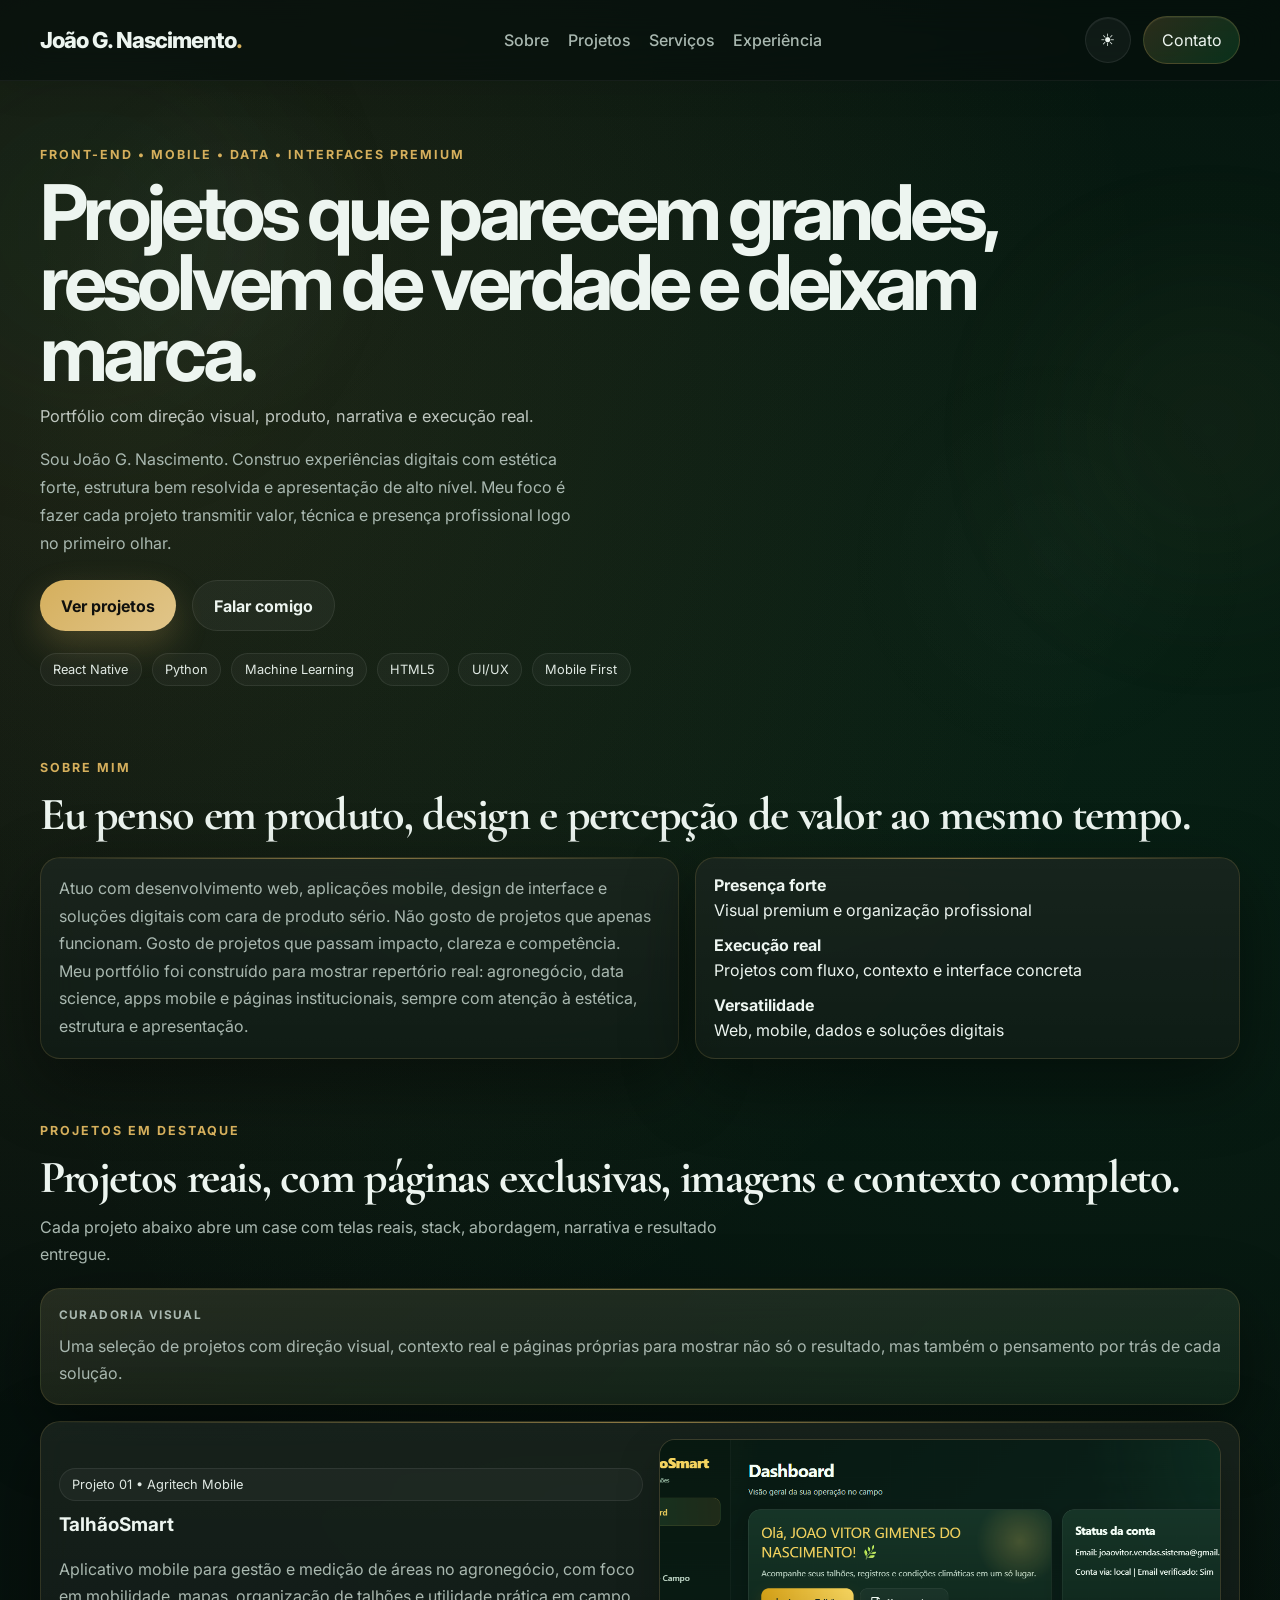
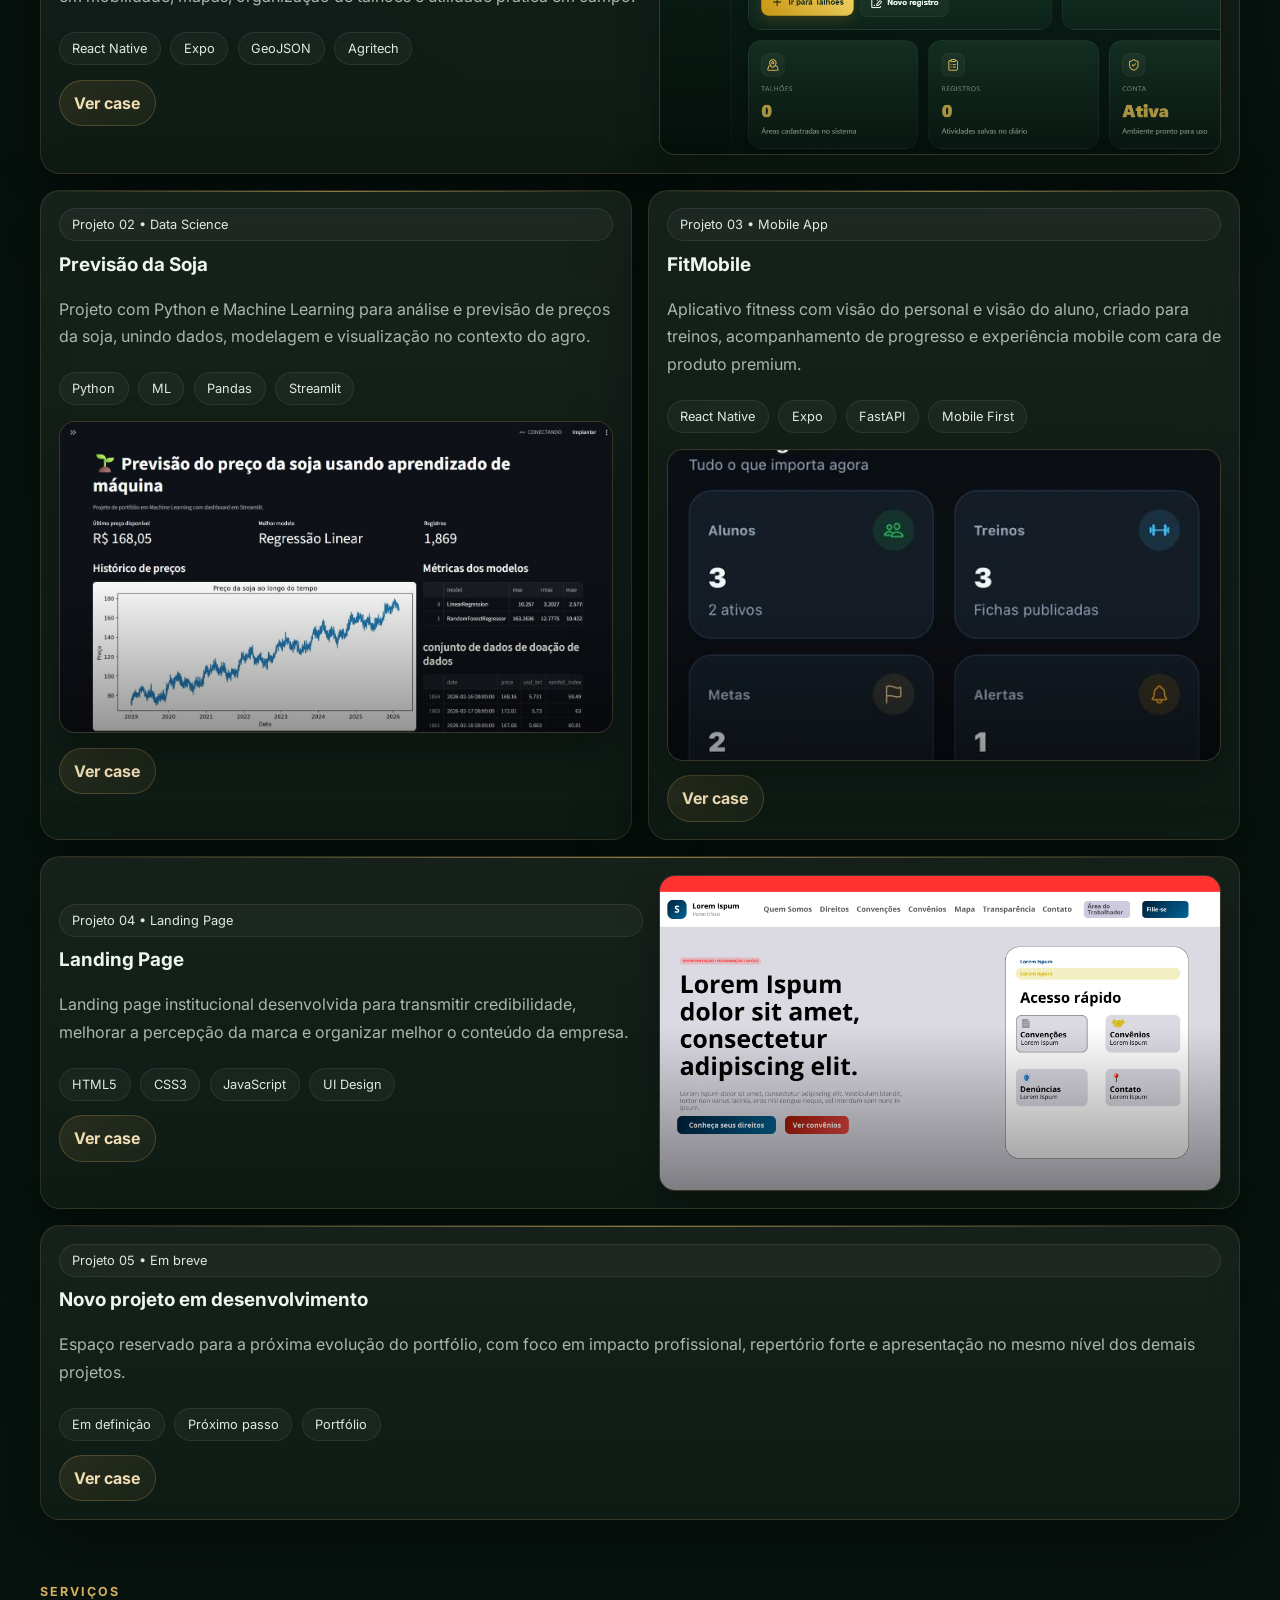
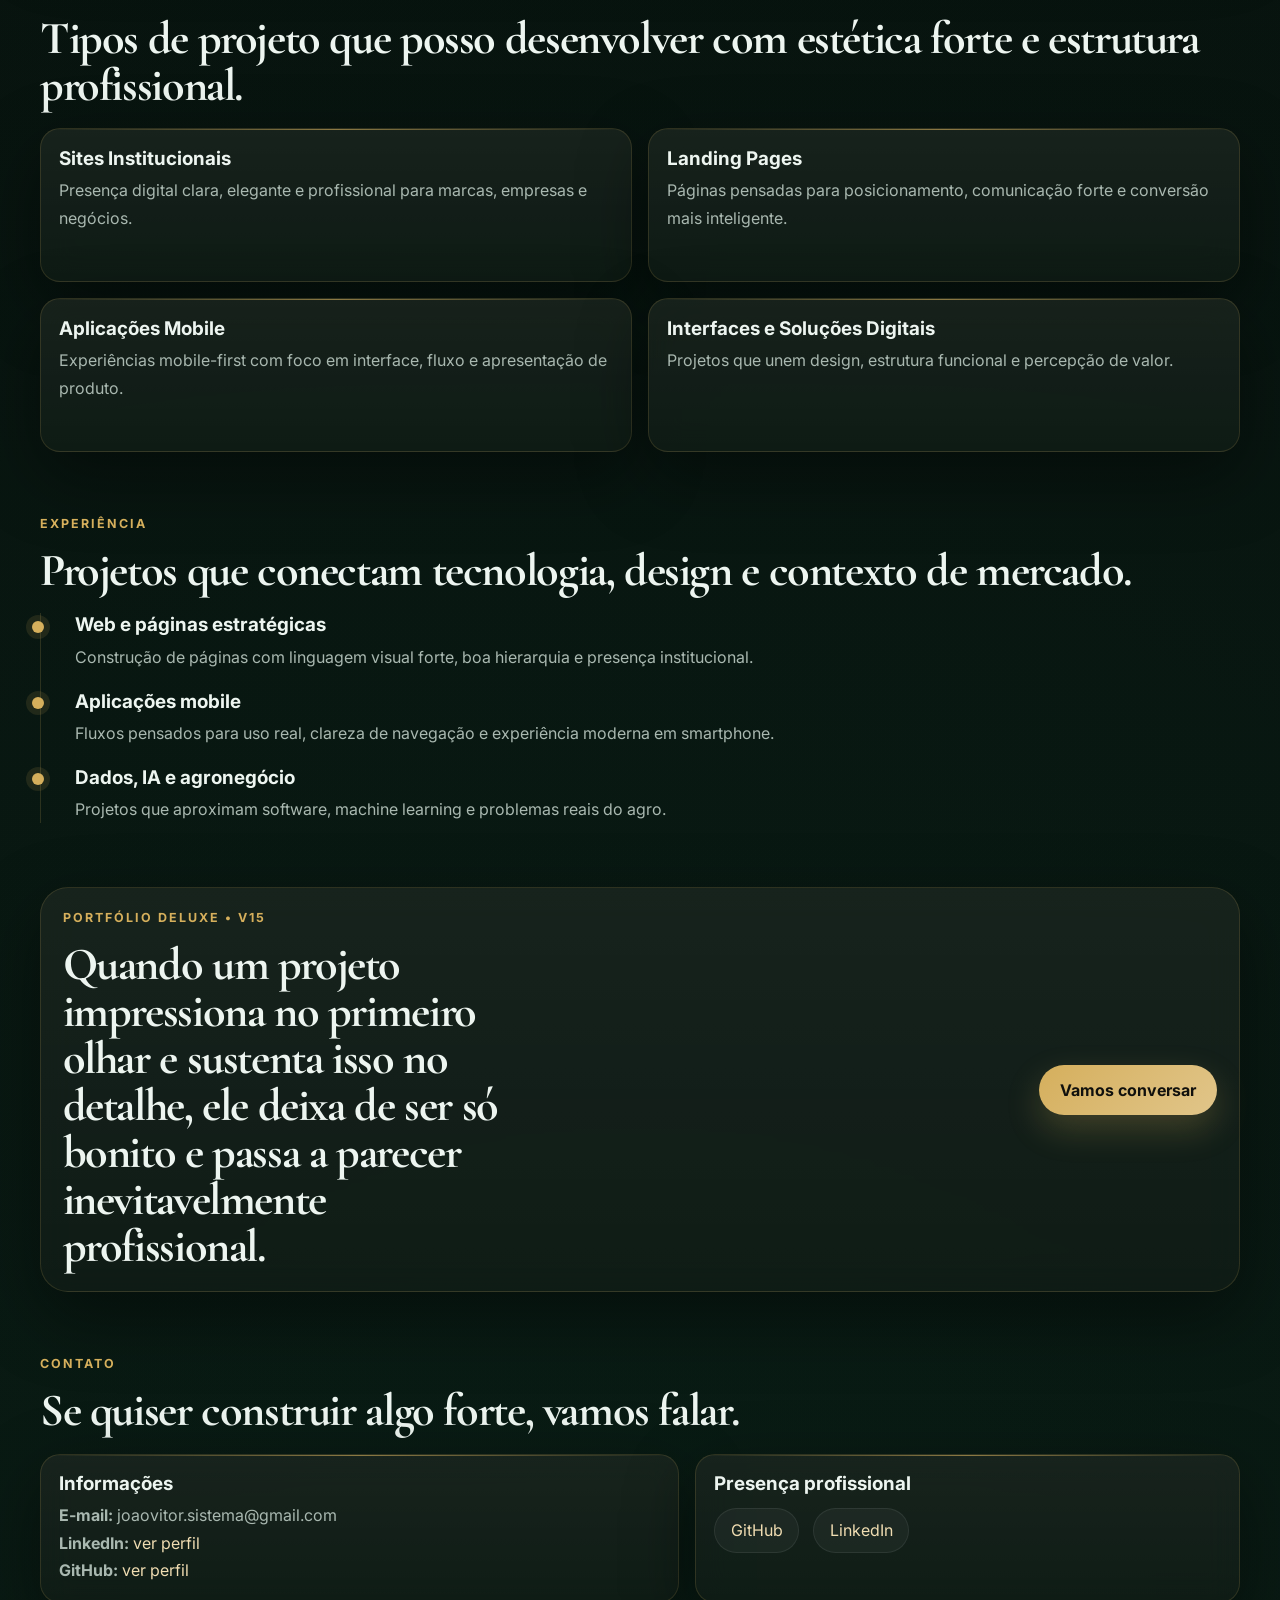
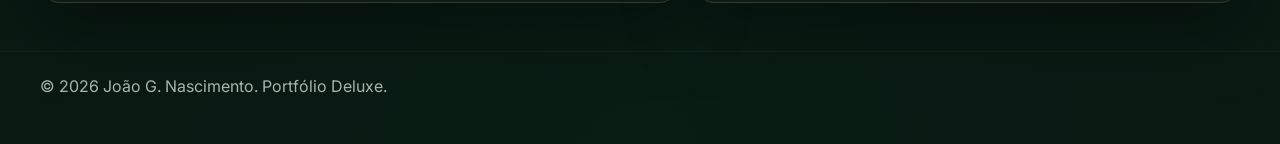
<file: index.html>
<!DOCTYPE html>
<html lang="pt-BR">
<head>
  <meta charset="UTF-8" />
  <meta name="viewport" content="width=device-width, initial-scale=1.0" />
  <title>João G. Nascimento | Portfólio</title>
  <meta name="description" content="Portfólio premium de João G. Nascimento com projetos reais, visual deluxe, dark mode e light mode." />
  <link rel="preconnect" href="https://fonts.googleapis.com">
  <link rel="preconnect" href="https://fonts.gstatic.com" crossorigin>
  <link href="https://fonts.googleapis.com/css2?family=Inter:wght@400;500;600;700;800&family=Cormorant+Garamond:wght@600;700&display=swap" rel="stylesheet">
  <link rel="stylesheet" href="styles.css" />
</head>
<body>
  <div id="preloader">
    <div class="preloader-inner">
      <p class="preloader-kicker">Bem-vindo(a)</p>
      <h1 class="preloader-name">João G. <span>Nascimento</span></h1>
      <div class="preloader-line"></div>
      <p class="preloader-sub">Carregando uma experiência pensada para impressionar.</p>
    </div>
  </div>

  <div class="bg-glow glow-1"></div>
  <div class="bg-glow glow-2"></div>

  <header class="header">
    <div class="container nav">
      <a href="#home" class="brand">João G. Nascimento<span class="brand-mark">.</span></a>
      <nav class="desktop-nav">
        <a href="#sobre">Sobre</a>
        <a href="#projetos">Projetos</a>
        <a href="#servicos">Serviços</a>
        <a href="#experiencia">Experiência</a>
      </nav>
      <div class="nav-right">
        <button class="theme-toggle" id="themeToggle" type="button" aria-label="Alternar tema">☀</button>
        <a href="#contato" class="nav-cta">Contato</a>
        <button class="menu-btn" id="menuBtn" aria-label="Abrir menu">☰</button>
      </div>
    </div>
    <nav class="mobile-nav" id="mobileNav">
      <a href="#sobre">Sobre</a>
      <a href="#projetos">Projetos</a>
      <a href="#servicos">Serviços</a>
      <a href="#experiencia">Experiência</a>
      <a href="#contato">Contato</a>
    </nav>
  </header>

  <main id="home">
    <section class="hero container reveal">
      <div class="hero-copy">
        <p class="eyebrow">Front-end • Mobile • Data • Interfaces Premium</p>
        <h1>Projetos que parecem grandes, resolvem de verdade e deixam marca.</h1>
        <p class="hero-subline">Portfólio com direção visual, produto, narrativa e execução real.</p>
        <p class="hero-text">
          Sou João G. Nascimento. Construo experiências digitais com estética forte, estrutura bem resolvida e apresentação de alto nível.
          Meu foco é fazer cada projeto transmitir valor, técnica e presença profissional logo no primeiro olhar.
        </p>
        <div class="hero-actions">
          <a href="#projetos" class="btn btn-primary">Ver projetos</a>
          <a href="#contato" class="btn btn-secondary">Falar comigo</a>
        </div>
        <div class="hero-badges">
          <span>React Native</span>
          <span>Python</span>
          <span>Machine Learning</span>
          <span>HTML5</span>
          <span>UI/UX</span>
          <span>Mobile First</span>
        </div>
      </div>
    </section>

    <section id="sobre" class="section container reveal">
      <div class="section-heading">
        <p class="section-kicker">Sobre mim</p>
        <h2>Eu penso em produto, design e percepção de valor ao mesmo tempo.</h2>
      </div>
      <div class="about-grid">
        <article class="panel">
          <p>
            Atuo com desenvolvimento web, aplicações mobile, design de interface e soluções digitais com cara de produto sério.
            Não gosto de projetos que apenas funcionam. Gosto de projetos que passam impacto, clareza e competência.
          </p>
          <p>
            Meu portfólio foi construído para mostrar repertório real: agronegócio, data science, apps mobile e páginas institucionais,
            sempre com atenção à estética, estrutura e apresentação.
          </p>
        </article>
        <aside class="panel stats">
          <div>
            <strong>Presença forte</strong>
            <span>Visual premium e organização profissional</span>
          </div>
          <div>
            <strong>Execução real</strong>
            <span>Projetos com fluxo, contexto e interface concreta</span>
          </div>
          <div>
            <strong>Versatilidade</strong>
            <span>Web, mobile, dados e soluções digitais</span>
          </div>
        </aside>
      </div>
    </section>

    <section id="projetos" class="section container reveal">
      <div class="section-heading">
        <p class="section-kicker">Projetos em destaque</p>
        <h2>Projetos reais, com páginas exclusivas, imagens e contexto completo.</h2>
        <p class="section-subtext">Cada projeto abaixo abre um case com telas reais, stack, abordagem, narrativa e resultado entregue.</p>
      </div>

      <div class="projects-showcase">
        <div class="projects-intro panel">
          <p class="projects-intro-kicker">Curadoria visual</p>
          <p class="projects-intro-text">Uma seleção de projetos com direção visual, contexto real e páginas próprias para mostrar não só o resultado, mas também o pensamento por trás de cada solução.</p>
        </div>

        <article class="project-card featured">
          <div>
            <div class="project-top">
              <span class="tag">Projeto 01 • Agritech Mobile</span>
              <h3>TalhãoSmart</h3>
            </div>
            <p>Aplicativo mobile para gestão e medição de áreas no agronegócio, com foco em mobilidade, mapas, organização de talhões e utilidade prática em campo.</p>
            <div class="stack">
              <span>React Native</span><span>Expo</span><span>GeoJSON</span><span>Agritech</span>
            </div>
            <a href="projeto-1.html" class="details-link">Ver case</a>
          </div>
          <div class="project-thumb">
            <img src="assets/talhaosmart/home.png" alt="Tela principal do TalhãoSmart" />
          </div>
        </article>

        <div class="cards-grid projects-five">
          <article class="project-card">
            <div class="project-top">
              <span class="tag">Projeto 02 • Data Science</span>
              <h3>Previsão da Soja</h3>
            </div>
            <p>Projeto com Python e Machine Learning para análise e previsão de preços da soja, unindo dados, modelagem e visualização no contexto do agro.</p>
            <div class="stack">
              <span>Python</span><span>ML</span><span>Pandas</span><span>Streamlit</span>
            </div>
            <div class="project-thumb">
              <img src="assets/previsao-soja/dashboard.png" alt="Dashboard da Previsão da Soja" />
            </div>
            <a href="projeto-2.html" class="details-link">Ver case</a>
          </article>

          <article class="project-card">
            <div class="project-top">
              <span class="tag">Projeto 03 • Mobile App</span>
              <h3>FitMobile</h3>
            </div>
            <p>Aplicativo fitness com visão do personal e visão do aluno, criado para treinos, acompanhamento de progresso e experiência mobile com cara de produto premium.</p>
            <div class="stack">
              <span>React Native</span><span>Expo</span><span>FastAPI</span><span>Mobile First</span>
            </div>
            <div class="project-thumb">
              <img src="assets/fitmobile/03-dashboard-personal.png" alt="Dashboard do FitMobile" />
            </div>
            <a href="projeto-3.html" class="details-link">Ver case</a>
          </article>
        
        <article class="project-card featured">
          <div>
            <div class="project-top">
              <span class="tag">Projeto 04 • Landing Page</span>
              <h3>Landing Page</h3>
            </div>
            <p>Landing page institucional desenvolvida para transmitir credibilidade, melhorar a percepção da marca e organizar melhor o conteúdo da empresa.</p>
            <div class="stack">
              <span>HTML5</span><span>CSS3</span><span>JavaScript</span><span>UI Design</span>
            </div>
            <a href="projeto-4.html" class="details-link">Ver case</a>
          </div>
          <div class="project-thumb">
              <img src="assets/sintramegs/1.png" alt="Tela principal da Landing Page" />
            </div>
        </article>
      </div>

        <article class="project-card">
            <div class="project-top">
              <span class="tag">Projeto 05 • Em breve</span>
              <h3>Novo projeto em desenvolvimento</h3>
            </div>
            <p>Espaço reservado para a próxima evolução do portfólio, com foco em impacto profissional, repertório forte e apresentação no mesmo nível dos demais projetos.</p>
            <div class="stack">
              <span>Em definição</span><span>Próximo passo</span><span>Portfólio</span>
            </div>
            <a href="projeto-5.html" class="details-link">Ver case</a>
          </article>

      </div>
    </section>

    <section id="servicos" class="section container reveal">
      <div class="section-heading">
        <p class="section-kicker">Serviços</p>
        <h2>Tipos de projeto que posso desenvolver com estética forte e estrutura profissional.</h2>
      </div>
      <div class="services-grid">
        <article class="service-card">
          <h3>Sites Institucionais</h3>
          <p>Presença digital clara, elegante e profissional para marcas, empresas e negócios.</p>
        </article>
        <article class="service-card">
          <h3>Landing Pages</h3>
          <p>Páginas pensadas para posicionamento, comunicação forte e conversão mais inteligente.</p>
        </article>
        <article class="service-card">
          <h3>Aplicações Mobile</h3>
          <p>Experiências mobile-first com foco em interface, fluxo e apresentação de produto.</p>
        </article>
        <article class="service-card">
          <h3>Interfaces e Soluções Digitais</h3>
          <p>Projetos que unem design, estrutura funcional e percepção de valor.</p>
        </article>
      </div>
    </section>

    <section id="experiencia" class="section container reveal">
      <div class="section-heading">
        <p class="section-kicker">Experiência</p>
        <h2>Projetos que conectam tecnologia, design e contexto de mercado.</h2>
      </div>
      <div class="timeline">
        <article class="timeline-item">
          <span class="timeline-marker"></span>
          <div class="timeline-content">
            <h3>Web e páginas estratégicas</h3>
            <p>Construção de páginas com linguagem visual forte, boa hierarquia e presença institucional.</p>
          </div>
        </article>
        <article class="timeline-item">
          <span class="timeline-marker"></span>
          <div class="timeline-content">
            <h3>Aplicações mobile</h3>
            <p>Fluxos pensados para uso real, clareza de navegação e experiência moderna em smartphone.</p>
          </div>
        </article>
        <article class="timeline-item">
          <span class="timeline-marker"></span>
          <div class="timeline-content">
            <h3>Dados, IA e agronegócio</h3>
            <p>Projetos que aproximam software, machine learning e problemas reais do agro.</p>
          </div>
        </article>
      </div>
    </section>

    <section class="section container reveal">
      <div class="cta-box">
        <div>
          <p class="section-kicker">Portfólio Deluxe • V15</p>
          <h2>Quando um projeto impressiona no primeiro olhar e sustenta isso no detalhe, ele deixa de ser só bonito e passa a parecer inevitavelmente profissional.</h2>
        </div>
        <a href="#contato" class="btn btn-primary">Vamos conversar</a>
      </div>
    </section>

    <section id="contato" class="section container reveal">
      <div class="section-heading">
        <p class="section-kicker">Contato</p>
        <h2>Se quiser construir algo forte, vamos falar.</h2>
      </div>
      <div class="contact-grid">
        <div class="panel contact-panel">
          <h3>Informações</h3>
          <p><strong>E-mail:</strong> joaovitor.sistema@gmail.com</p>
          <p><strong>LinkedIn:</strong> <a href="https://www.linkedin.com/in/jo%C3%A3o-vitor-nascimento-817169357/" target="_blank" rel="noopener">ver perfil</a></p>
          <p><strong>GitHub:</strong> <a href="https://github.com/nascimentojoao2" target="_blank" rel="noopener">ver perfil</a></p>
        </div>
        <div class="panel social-panel">
          <h3>Presença profissional</h3>
          <div class="social-links">
            <a href="https://github.com/nascimentojoao2" target="_blank" rel="noopener">GitHub</a>
            <a href="https://www.linkedin.com/in/jo%C3%A3o-vitor-nascimento-817169357/" target="_blank" rel="noopener">LinkedIn</a>
          </div>
        </div>
      </div>
    </section>
  </main>

  <footer class="footer">
    <div class="container">
      <p>© 2026 João G. Nascimento. Portfólio Deluxe.</p>
    </div>
  </footer>

  <script src="script.js"></script>
</body>
</html>
</file>
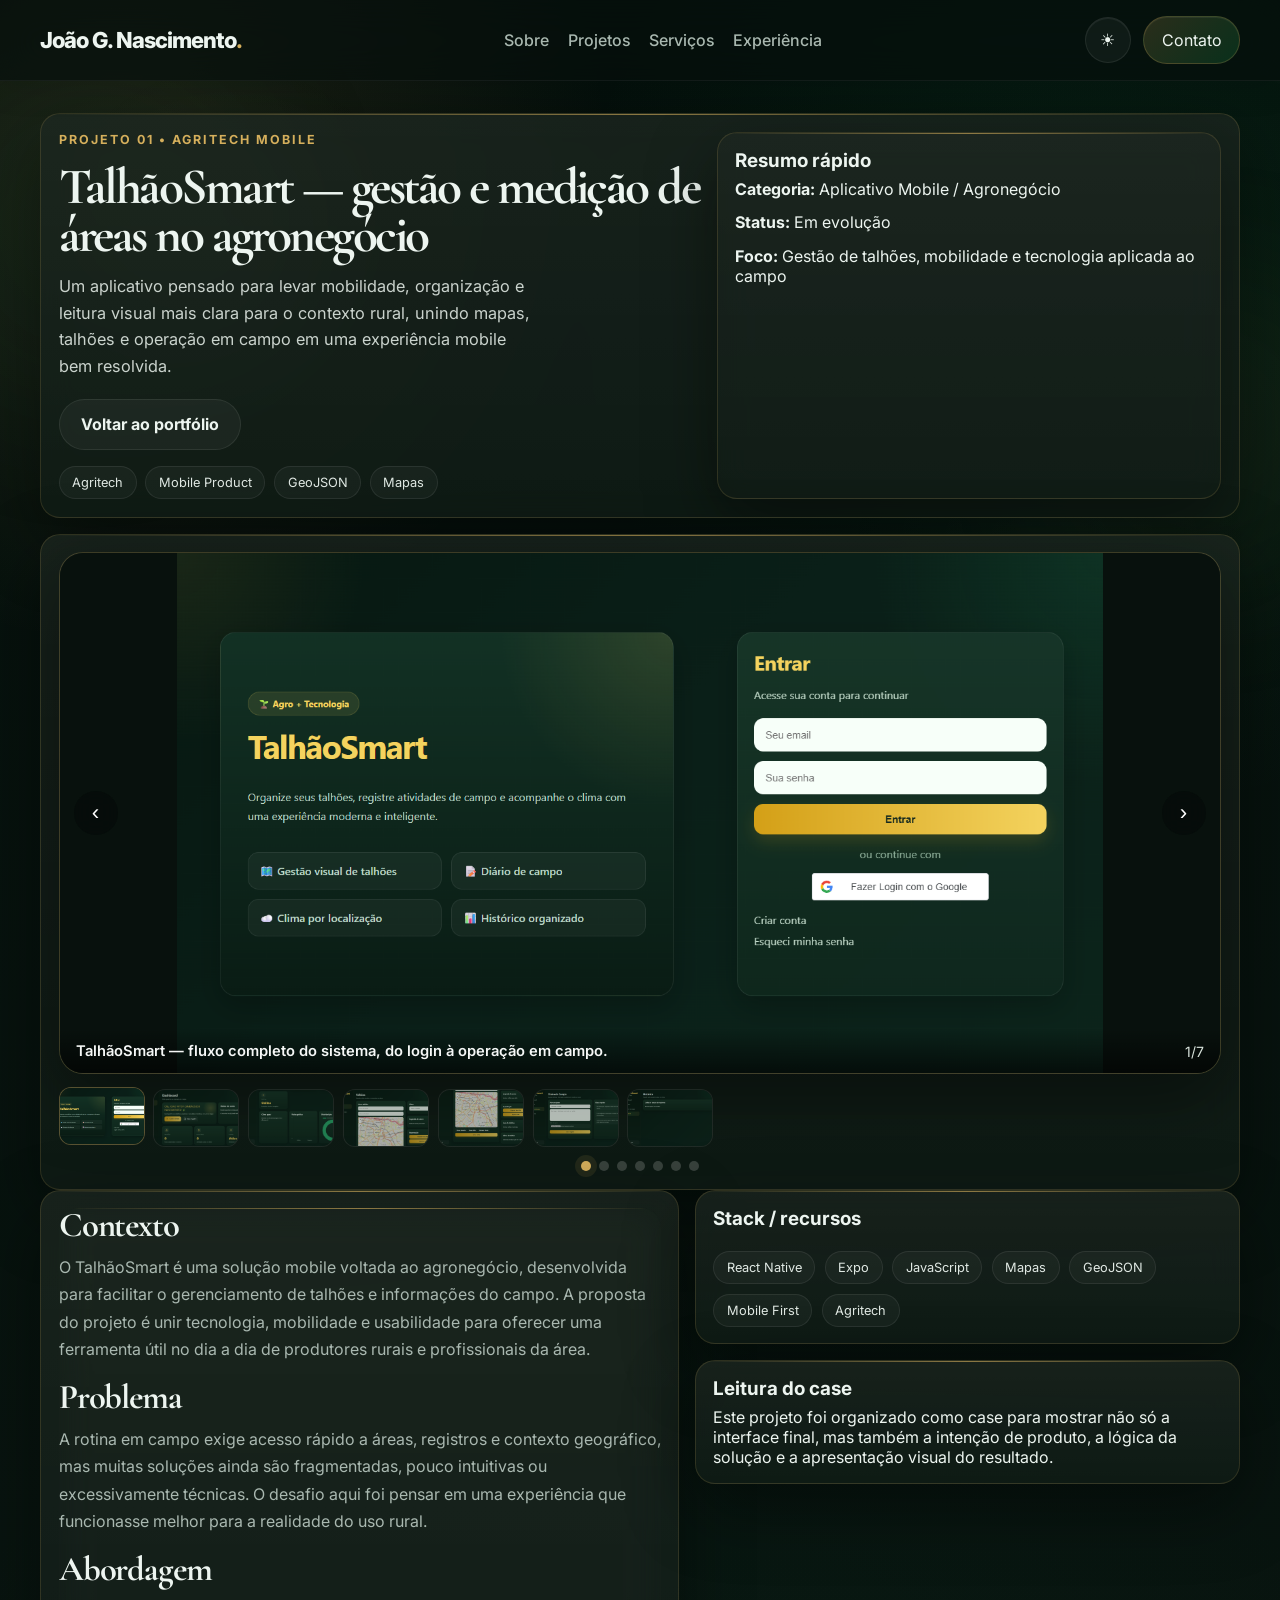
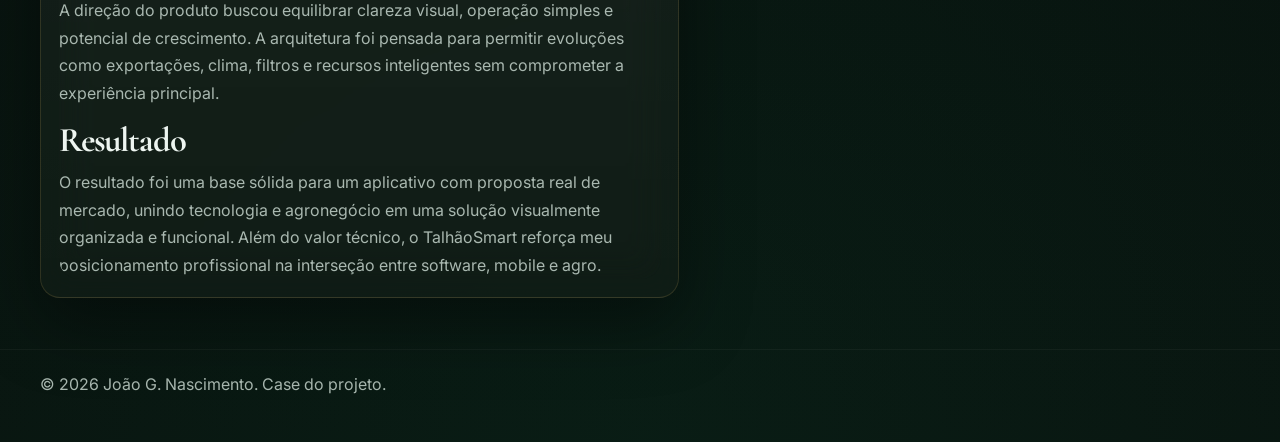
<file: projeto-1.html>
<!DOCTYPE html>
<html lang="pt-BR">
<head>
  <meta charset="UTF-8" />
  <meta name="viewport" content="width=device-width, initial-scale=1.0" />
  <title>TalhãoSmart — gestão e medição de áreas no agronegócio | João G. Nascimento</title>
  <meta name="description" content="Case do projeto TalhãoSmart — gestão e medição de áreas no agronegócio, desenvolvido por João G. Nascimento." />
  <link rel="preconnect" href="https://fonts.googleapis.com">
  <link rel="preconnect" href="https://fonts.gstatic.com" crossorigin>
  <link href="https://fonts.googleapis.com/css2?family=Inter:wght@400;500;600;700;800&family=Cormorant+Garamond:wght@600;700&display=swap" rel="stylesheet">
  <link rel="stylesheet" href="styles.css" />
</head>
<body class="project-page">
  <div class="bg-glow glow-1"></div>
  <div class="bg-glow glow-2"></div>

  <header class="header">
    <div class="container nav">
      <a href="index.html" class="brand">João G. Nascimento<span class="brand-mark">.</span></a>
      <nav class="desktop-nav">
        <a href="index.html#sobre">Sobre</a>
        <a href="index.html#projetos">Projetos</a>
        <a href="index.html#servicos">Serviços</a>
        <a href="index.html#experiencia">Experiência</a>
      </nav>
      <div class="nav-right">
        <button class="theme-toggle" id="themeToggle" type="button" aria-label="Alternar tema">☀</button>
        <a href="index.html#contato" class="nav-cta">Contato</a>
        <button class="menu-btn" id="menuBtn" aria-label="Abrir menu">☰</button>
      </div>
    </div>
    <nav class="mobile-nav" id="mobileNav">
      <a href="index.html#sobre">Sobre</a>
      <a href="index.html#projetos">Projetos</a>
      <a href="index.html#servicos">Serviços</a>
      <a href="index.html#experiencia">Experiência</a>
      <a href="index.html#contato">Contato</a>
    </nav>
  </header>

  <main class="container project-layout">
    <section class="case-head reveal">
      <div>
        <p class="eyebrow">Projeto 01 • Agritech Mobile</p>
        <h1 class="case-title">TalhãoSmart — gestão e medição de áreas no agronegócio</h1>
        <p class="case-lead">Um aplicativo pensado para levar mobilidade, organização e leitura visual mais clara para o contexto rural, unindo mapas, talhões e operação em campo em uma experiência mobile bem resolvida.</p>
        <div class="hero-actions" style="margin-top:1.15rem;">
          <a href="index.html#projetos" class="btn btn-secondary">Voltar ao portfólio</a>
        </div>
        <div class="case-metrics">
          <span class="case-metric">Agritech</span><span class="case-metric">Mobile Product</span><span class="case-metric">GeoJSON</span><span class="case-metric">Mapas</span>
        </div>
      </div>
      <div class="case-aside-card">
        <h3>Resumo rápido</h3>
        <div class="case-aside-grid">
          <p><strong>Categoria:</strong> Aplicativo Mobile / Agronegócio</p>
          <p><strong>Status:</strong> Em evolução</p>
          <p><strong>Foco:</strong> Gestão de talhões, mobilidade e tecnologia aplicada ao campo</p>
        </div>
      </div>
    </section>

    <section class="case-gallery reveal">
      <div class="carousel" data-carousel>
        <button class="carousel-btn prev" type="button" aria-label="Imagem anterior">‹</button>
        <div class="carousel-track">
          <div class="carousel-slide active">
            <img src="assets/talhaosmart/login.png" alt="Tela de login do TalhãoSmart" />
          </div><div class="carousel-slide">
            <img src="assets/talhaosmart/home.png" alt="Dashboard principal do TalhãoSmart" />
          </div><div class="carousel-slide">
            <img src="assets/talhaosmart/home2.png" alt="Dashboard com gráficos e indicadores do TalhãoSmart" />
          </div><div class="carousel-slide">
            <img src="assets/talhaosmart/talhoes.png" alt="Tela de gestão de talhões do TalhãoSmart" />
          </div><div class="carousel-slide">
            <img src="assets/talhaosmart/talhoes2.png" alt="Tela de desenho e exportação de talhões do TalhãoSmart" />
          </div><div class="carousel-slide">
            <img src="assets/talhaosmart/diarioDeCampo.png" alt="Tela do diário de campo do TalhãoSmart" />
          </div><div class="carousel-slide">
            <img src="assets/talhaosmart/Historico.png" alt="Tela de histórico do TalhãoSmart" />
          </div>
          <div class="carousel-overlay">
            <div class="carousel-caption">TalhãoSmart — fluxo completo do sistema, do login à operação em campo.</div>
            <div class="carousel-counter">1/7</div>
          </div>
        </div>
        <button class="carousel-btn next" type="button" aria-label="Próxima imagem">›</button>
      </div>
      <div class="carousel-thumbs">
        <button class="carousel-thumb-btn active" type="button" aria-label="Miniatura 1">
            <img src="assets/talhaosmart/login.png" alt="Tela de login do TalhãoSmart" />
          </button><button class="carousel-thumb-btn" type="button" aria-label="Miniatura 2">
            <img src="assets/talhaosmart/home.png" alt="Dashboard principal do TalhãoSmart" />
          </button><button class="carousel-thumb-btn" type="button" aria-label="Miniatura 3">
            <img src="assets/talhaosmart/home2.png" alt="Dashboard com gráficos e indicadores do TalhãoSmart" />
          </button><button class="carousel-thumb-btn" type="button" aria-label="Miniatura 4">
            <img src="assets/talhaosmart/talhoes.png" alt="Tela de gestão de talhões do TalhãoSmart" />
          </button><button class="carousel-thumb-btn" type="button" aria-label="Miniatura 5">
            <img src="assets/talhaosmart/talhoes2.png" alt="Tela de desenho e exportação de talhões do TalhãoSmart" />
          </button><button class="carousel-thumb-btn" type="button" aria-label="Miniatura 6">
            <img src="assets/talhaosmart/diarioDeCampo.png" alt="Tela do diário de campo do TalhãoSmart" />
          </button><button class="carousel-thumb-btn" type="button" aria-label="Miniatura 7">
            <img src="assets/talhaosmart/Historico.png" alt="Tela de histórico do TalhãoSmart" />
          </button>
      </div>
      <div class="carousel-dots"></div>
      
    </section>

    <section class="case-layout reveal">
      <div class="case-story">
        <div class="case-aside-card project-main">
          <h2>Contexto</h2>
          <p>O TalhãoSmart é uma solução mobile voltada ao agronegócio, desenvolvida para facilitar o gerenciamento de talhões e informações do campo. A proposta do projeto é unir tecnologia, mobilidade e usabilidade para oferecer uma ferramenta útil no dia a dia de produtores rurais e profissionais da área.</p>
          <h2>Problema</h2>
          <p>A rotina em campo exige acesso rápido a áreas, registros e contexto geográfico, mas muitas soluções ainda são fragmentadas, pouco intuitivas ou excessivamente técnicas. O desafio aqui foi pensar em uma experiência que funcionasse melhor para a realidade do uso rural.</p>
          <h2>Abordagem</h2>
          <p>A direção do produto buscou equilibrar clareza visual, operação simples e potencial de crescimento. A arquitetura foi pensada para permitir evoluções como exportações, clima, filtros e recursos inteligentes sem comprometer a experiência principal.</p>
          <h2>Resultado</h2>
          <p>O resultado foi uma base sólida para um aplicativo com proposta real de mercado, unindo tecnologia e agronegócio em uma solução visualmente organizada e funcional. Além do valor técnico, o TalhãoSmart reforça meu posicionamento profissional na interseção entre software, mobile e agro.</p>
        </div>
      </div>

      <aside class="case-aside">
        <div class="case-aside-card">
          <h3>Stack / recursos</h3>
          <div class="stack">
            <span>React Native</span><span>Expo</span><span>JavaScript</span><span>Mapas</span><span>GeoJSON</span><span>Mobile First</span><span>Agritech</span>
          </div>
        </div>
        <div class="case-aside-card">
          <h3>Leitura do case</h3>
          <p>Este projeto foi organizado como case para mostrar não só a interface final, mas também a intenção de produto, a lógica da solução e a apresentação visual do resultado.</p>
        </div>
      </aside>
    </section>
  </main>

  <footer class="footer">
    <div class="container">
      <p>© 2026 João G. Nascimento. Case do projeto.</p>
    </div>
  </footer>

  <script src="script.js"></script>
</body>
</html>
</file>
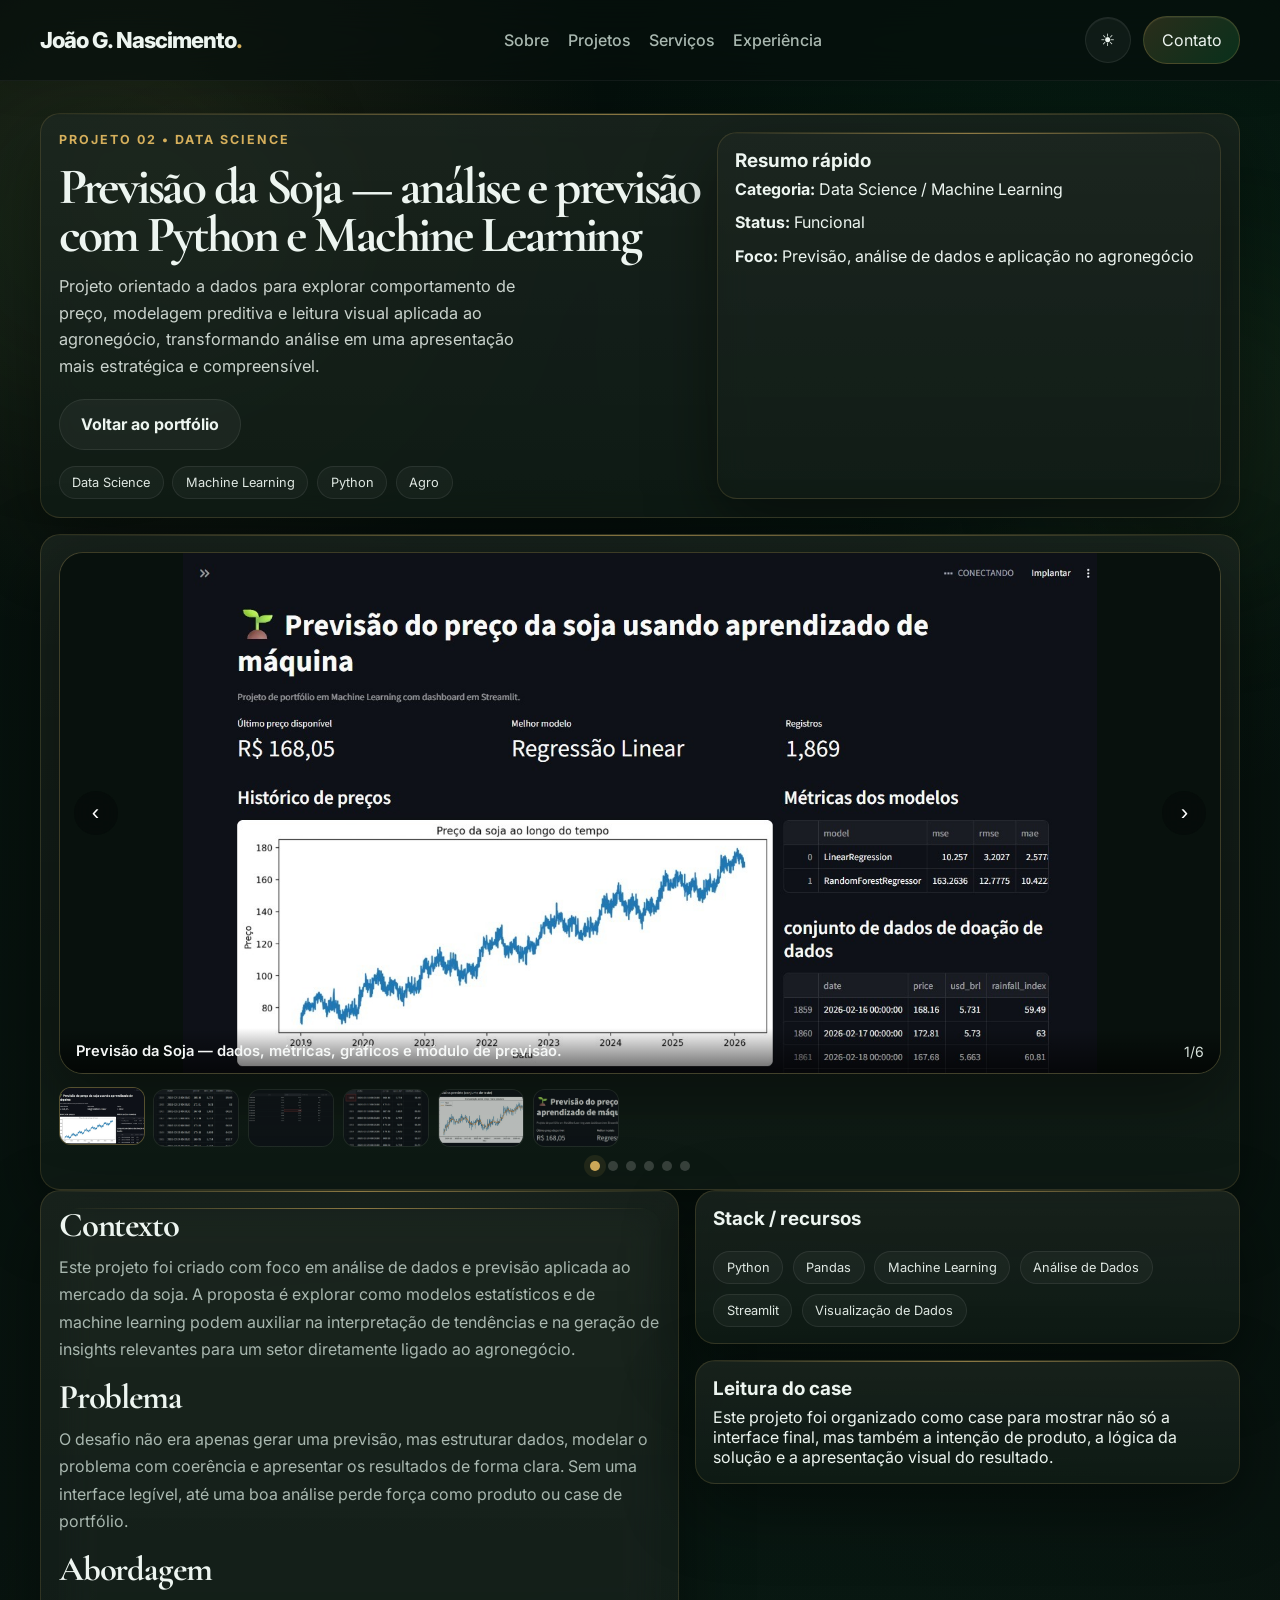
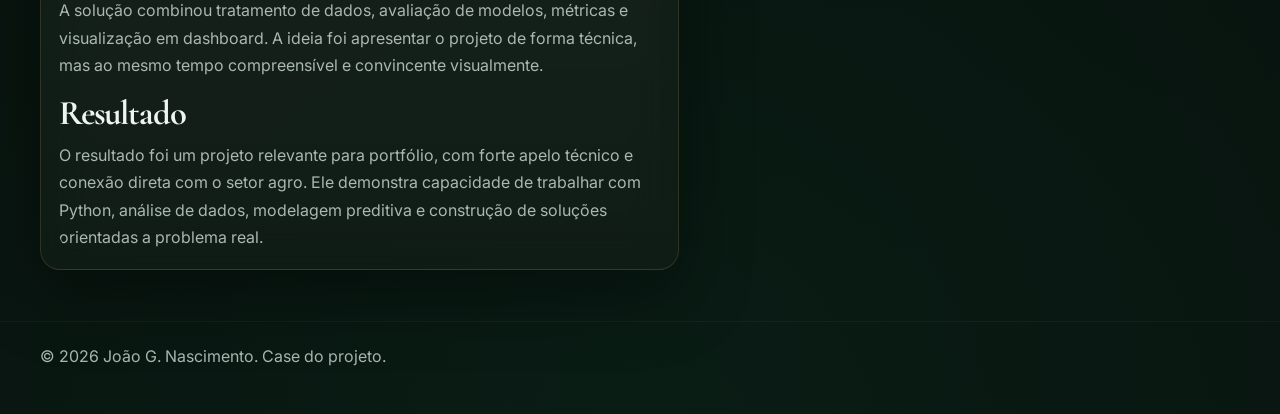
<file: projeto-2.html>
<!DOCTYPE html>
<html lang="pt-BR">
<head>
  <meta charset="UTF-8" />
  <meta name="viewport" content="width=device-width, initial-scale=1.0" />
  <title>Previsão da Soja — análise e previsão com Python e Machine Learning | João G. Nascimento</title>
  <meta name="description" content="Case do projeto Previsão da Soja — análise e previsão com Python e Machine Learning, desenvolvido por João G. Nascimento." />
  <link rel="preconnect" href="https://fonts.googleapis.com">
  <link rel="preconnect" href="https://fonts.gstatic.com" crossorigin>
  <link href="https://fonts.googleapis.com/css2?family=Inter:wght@400;500;600;700;800&family=Cormorant+Garamond:wght@600;700&display=swap" rel="stylesheet">
  <link rel="stylesheet" href="styles.css" />
</head>
<body class="project-page">
  <div class="bg-glow glow-1"></div>
  <div class="bg-glow glow-2"></div>

  <header class="header">
    <div class="container nav">
      <a href="index.html" class="brand">João G. Nascimento<span class="brand-mark">.</span></a>
      <nav class="desktop-nav">
        <a href="index.html#sobre">Sobre</a>
        <a href="index.html#projetos">Projetos</a>
        <a href="index.html#servicos">Serviços</a>
        <a href="index.html#experiencia">Experiência</a>
      </nav>
      <div class="nav-right">
        <button class="theme-toggle" id="themeToggle" type="button" aria-label="Alternar tema">☀</button>
        <a href="index.html#contato" class="nav-cta">Contato</a>
        <button class="menu-btn" id="menuBtn" aria-label="Abrir menu">☰</button>
      </div>
    </div>
    <nav class="mobile-nav" id="mobileNav">
      <a href="index.html#sobre">Sobre</a>
      <a href="index.html#projetos">Projetos</a>
      <a href="index.html#servicos">Serviços</a>
      <a href="index.html#experiencia">Experiência</a>
      <a href="index.html#contato">Contato</a>
    </nav>
  </header>

  <main class="container project-layout">
    <section class="case-head reveal">
      <div>
        <p class="eyebrow">Projeto 02 • Data Science</p>
        <h1 class="case-title">Previsão da Soja — análise e previsão com Python e Machine Learning</h1>
        <p class="case-lead">Projeto orientado a dados para explorar comportamento de preço, modelagem preditiva e leitura visual aplicada ao agronegócio, transformando análise em uma apresentação mais estratégica e compreensível.</p>
        <div class="hero-actions" style="margin-top:1.15rem;">
          <a href="index.html#projetos" class="btn btn-secondary">Voltar ao portfólio</a>
        </div>
        <div class="case-metrics">
          <span class="case-metric">Data Science</span><span class="case-metric">Machine Learning</span><span class="case-metric">Python</span><span class="case-metric">Agro</span>
        </div>
      </div>
      <div class="case-aside-card">
        <h3>Resumo rápido</h3>
        <div class="case-aside-grid">
          <p><strong>Categoria:</strong> Data Science / Machine Learning</p>
          <p><strong>Status:</strong> Funcional</p>
          <p><strong>Foco:</strong> Previsão, análise de dados e aplicação no agronegócio</p>
        </div>
      </div>
    </section>

    <section class="case-gallery reveal">
      <div class="carousel" data-carousel>
        <button class="carousel-btn prev" type="button" aria-label="Imagem anterior">‹</button>
        <div class="carousel-track">
          <div class="carousel-slide active">
            <img src="assets/previsao-soja/dashboard.png" alt="Dashboard principal da Previsão da Soja" />
          </div><div class="carousel-slide">
            <img src="assets/previsao-soja/tabela1.png" alt="Tabela de dados do projeto Previsão da Soja" />
          </div><div class="carousel-slide">
            <img src="assets/previsao-soja/tabela2.png" alt="Tabela expandida de dados do projeto Previsão da Soja" />
          </div><div class="carousel-slide">
            <img src="assets/previsao-soja/csv.png" alt="Visualização de exportação CSV do projeto Previsão da Soja" />
          </div><div class="carousel-slide">
            <img src="assets/previsao-soja/grafico.png" alt="Gráfico de comparação entre preço real e previsto da soja" />
          </div><div class="carousel-slide">
            <img src="assets/previsao-soja/previsao.png" alt="Módulo de previsão futura do preço da soja" />
          </div>
          <div class="carousel-overlay">
            <div class="carousel-caption">Previsão da Soja — dados, métricas, gráficos e módulo de previsão.</div>
            <div class="carousel-counter">1/6</div>
          </div>
        </div>
        <button class="carousel-btn next" type="button" aria-label="Próxima imagem">›</button>
      </div>
      <div class="carousel-thumbs">
        <button class="carousel-thumb-btn active" type="button" aria-label="Miniatura 1">
            <img src="assets/previsao-soja/dashboard.png" alt="Dashboard principal da Previsão da Soja" />
          </button><button class="carousel-thumb-btn" type="button" aria-label="Miniatura 2">
            <img src="assets/previsao-soja/tabela1.png" alt="Tabela de dados do projeto Previsão da Soja" />
          </button><button class="carousel-thumb-btn" type="button" aria-label="Miniatura 3">
            <img src="assets/previsao-soja/tabela2.png" alt="Tabela expandida de dados do projeto Previsão da Soja" />
          </button><button class="carousel-thumb-btn" type="button" aria-label="Miniatura 4">
            <img src="assets/previsao-soja/csv.png" alt="Visualização de exportação CSV do projeto Previsão da Soja" />
          </button><button class="carousel-thumb-btn" type="button" aria-label="Miniatura 5">
            <img src="assets/previsao-soja/grafico.png" alt="Gráfico de comparação entre preço real e previsto da soja" />
          </button><button class="carousel-thumb-btn" type="button" aria-label="Miniatura 6">
            <img src="assets/previsao-soja/previsao.png" alt="Módulo de previsão futura do preço da soja" />
          </button>
      </div>
      <div class="carousel-dots"></div>
      
    </section>

    <section class="case-layout reveal">
      <div class="case-story">
        <div class="case-aside-card project-main">
          <h2>Contexto</h2>
          <p>Este projeto foi criado com foco em análise de dados e previsão aplicada ao mercado da soja. A proposta é explorar como modelos estatísticos e de machine learning podem auxiliar na interpretação de tendências e na geração de insights relevantes para um setor diretamente ligado ao agronegócio.</p>
          <h2>Problema</h2>
          <p>O desafio não era apenas gerar uma previsão, mas estruturar dados, modelar o problema com coerência e apresentar os resultados de forma clara. Sem uma interface legível, até uma boa análise perde força como produto ou case de portfólio.</p>
          <h2>Abordagem</h2>
          <p>A solução combinou tratamento de dados, avaliação de modelos, métricas e visualização em dashboard. A ideia foi apresentar o projeto de forma técnica, mas ao mesmo tempo compreensível e convincente visualmente.</p>
          <h2>Resultado</h2>
          <p>O resultado foi um projeto relevante para portfólio, com forte apelo técnico e conexão direta com o setor agro. Ele demonstra capacidade de trabalhar com Python, análise de dados, modelagem preditiva e construção de soluções orientadas a problema real.</p>
        </div>
      </div>

      <aside class="case-aside">
        <div class="case-aside-card">
          <h3>Stack / recursos</h3>
          <div class="stack">
            <span>Python</span><span>Pandas</span><span>Machine Learning</span><span>Análise de Dados</span><span>Streamlit</span><span>Visualização de Dados</span>
          </div>
        </div>
        <div class="case-aside-card">
          <h3>Leitura do case</h3>
          <p>Este projeto foi organizado como case para mostrar não só a interface final, mas também a intenção de produto, a lógica da solução e a apresentação visual do resultado.</p>
        </div>
      </aside>
    </section>
  </main>

  <footer class="footer">
    <div class="container">
      <p>© 2026 João G. Nascimento. Case do projeto.</p>
    </div>
  </footer>

  <script src="script.js"></script>
</body>
</html>
</file>
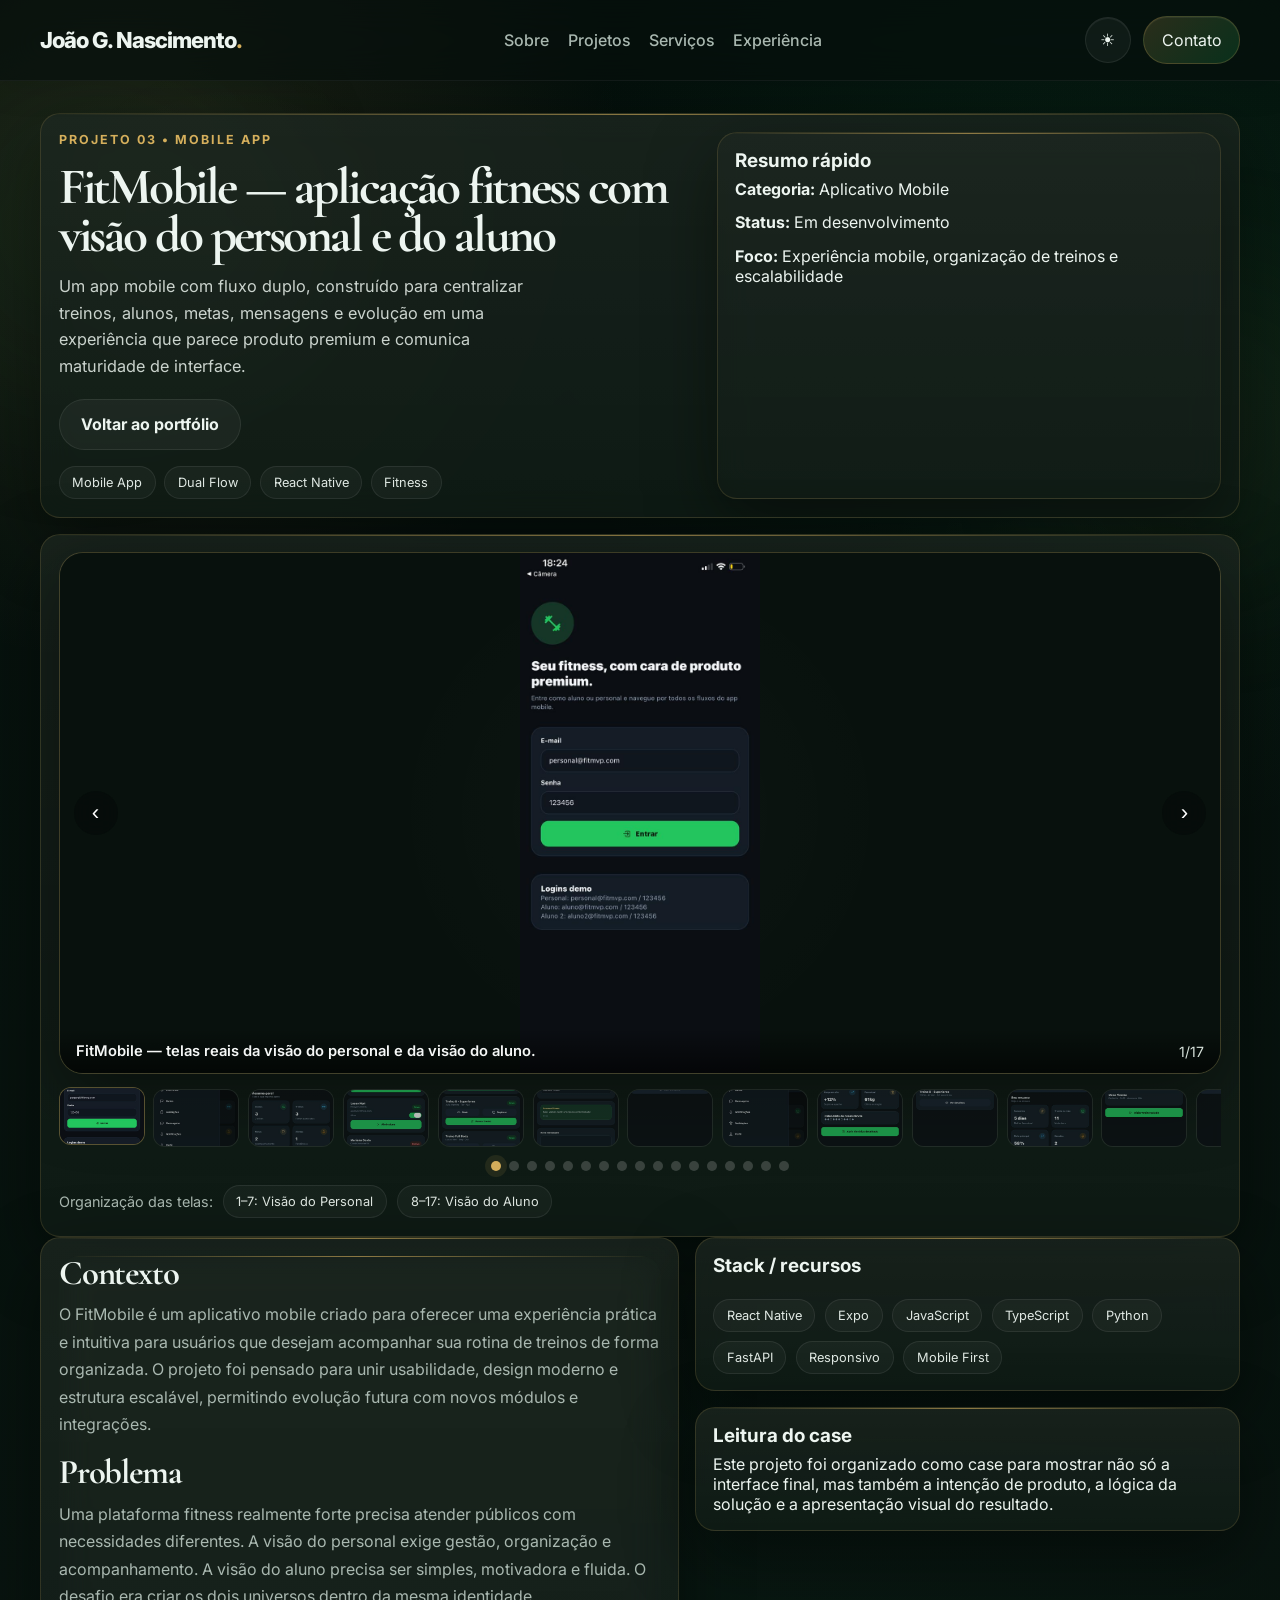
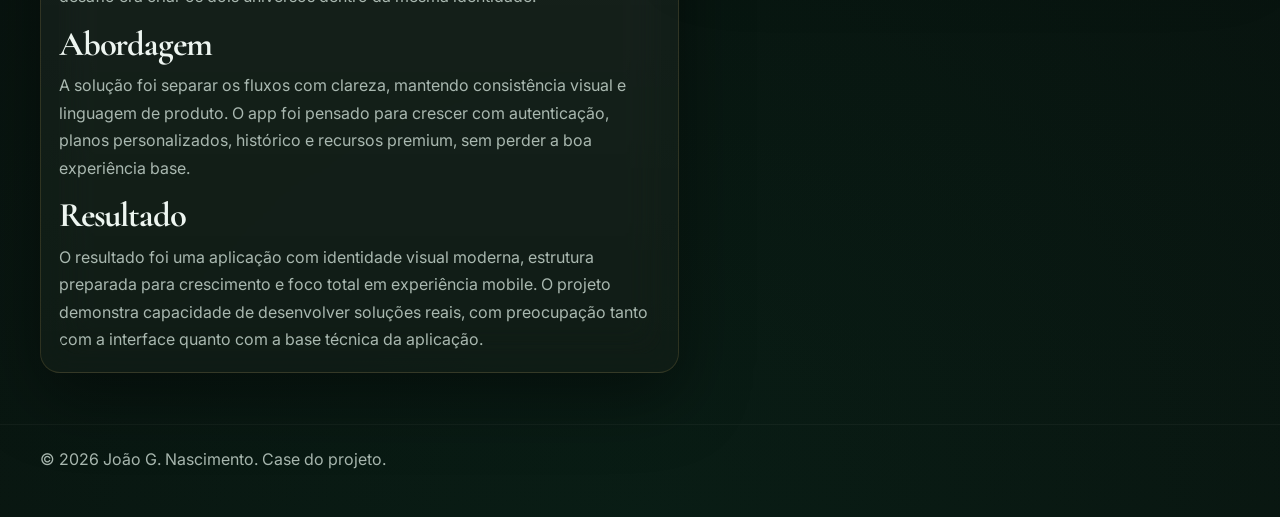
<file: projeto-3.html>
<!DOCTYPE html>
<html lang="pt-BR">
<head>
  <meta charset="UTF-8" />
  <meta name="viewport" content="width=device-width, initial-scale=1.0" />
  <title>FitMobile — aplicação fitness com visão do personal e do aluno | João G. Nascimento</title>
  <meta name="description" content="Case do projeto FitMobile — aplicação fitness com visão do personal e do aluno, desenvolvido por João G. Nascimento." />
  <link rel="preconnect" href="https://fonts.googleapis.com">
  <link rel="preconnect" href="https://fonts.gstatic.com" crossorigin>
  <link href="https://fonts.googleapis.com/css2?family=Inter:wght@400;500;600;700;800&family=Cormorant+Garamond:wght@600;700&display=swap" rel="stylesheet">
  <link rel="stylesheet" href="styles.css" />
</head>
<body class="project-page">
  <div class="bg-glow glow-1"></div>
  <div class="bg-glow glow-2"></div>

  <header class="header">
    <div class="container nav">
      <a href="index.html" class="brand">João G. Nascimento<span class="brand-mark">.</span></a>
      <nav class="desktop-nav">
        <a href="index.html#sobre">Sobre</a>
        <a href="index.html#projetos">Projetos</a>
        <a href="index.html#servicos">Serviços</a>
        <a href="index.html#experiencia">Experiência</a>
      </nav>
      <div class="nav-right">
        <button class="theme-toggle" id="themeToggle" type="button" aria-label="Alternar tema">☀</button>
        <a href="index.html#contato" class="nav-cta">Contato</a>
        <button class="menu-btn" id="menuBtn" aria-label="Abrir menu">☰</button>
      </div>
    </div>
    <nav class="mobile-nav" id="mobileNav">
      <a href="index.html#sobre">Sobre</a>
      <a href="index.html#projetos">Projetos</a>
      <a href="index.html#servicos">Serviços</a>
      <a href="index.html#experiencia">Experiência</a>
      <a href="index.html#contato">Contato</a>
    </nav>
  </header>

  <main class="container project-layout">
    <section class="case-head reveal">
      <div>
        <p class="eyebrow">Projeto 03 • Mobile App</p>
        <h1 class="case-title">FitMobile — aplicação fitness com visão do personal e do aluno</h1>
        <p class="case-lead">Um app mobile com fluxo duplo, construído para centralizar treinos, alunos, metas, mensagens e evolução em uma experiência que parece produto premium e comunica maturidade de interface.</p>
        <div class="hero-actions" style="margin-top:1.15rem;">
          <a href="index.html#projetos" class="btn btn-secondary">Voltar ao portfólio</a>
        </div>
        <div class="case-metrics">
          <span class="case-metric">Mobile App</span><span class="case-metric">Dual Flow</span><span class="case-metric">React Native</span><span class="case-metric">Fitness</span>
        </div>
      </div>
      <div class="case-aside-card">
        <h3>Resumo rápido</h3>
        <div class="case-aside-grid">
          <p><strong>Categoria:</strong> Aplicativo Mobile</p>
          <p><strong>Status:</strong> Em desenvolvimento</p>
          <p><strong>Foco:</strong> Experiência mobile, organização de treinos e escalabilidade</p>
        </div>
      </div>
    </section>

    <section class="case-gallery reveal">
      <div class="carousel" data-carousel>
        <button class="carousel-btn prev" type="button" aria-label="Imagem anterior">‹</button>
        <div class="carousel-track">
          <div class="carousel-slide active">
            <img src="assets/fitmobile/01-login-personal.png" alt="FitMobile — tela de login do app" />
          </div><div class="carousel-slide">
            <img src="assets/fitmobile/02-menu-personal.png" alt="FitMobile — menu lateral na visão do personal" />
          </div><div class="carousel-slide">
            <img src="assets/fitmobile/03-dashboard-personal.png" alt="FitMobile — dashboard na visão do personal" />
          </div><div class="carousel-slide">
            <img src="assets/fitmobile/04-alunos-personal.png" alt="FitMobile — lista de alunos na visão do personal" />
          </div><div class="carousel-slide">
            <img src="assets/fitmobile/05-treinos-personal.png" alt="FitMobile — gestão de treinos na visão do personal" />
          </div><div class="carousel-slide">
            <img src="assets/fitmobile/06-mensagens-personal.png" alt="FitMobile — mensagens na visão do personal" />
          </div><div class="carousel-slide">
            <img src="assets/fitmobile/07-perfil-personal.png" alt="FitMobile — perfil na visão do personal" />
          </div><div class="carousel-slide">
            <img src="assets/fitmobile/08-menu-aluno.png" alt="FitMobile — menu lateral na visão do aluno" />
          </div><div class="carousel-slide">
            <img src="assets/fitmobile/09-progresso-aluno.png" alt="FitMobile — progresso na visão do aluno" />
          </div><div class="carousel-slide">
            <img src="assets/fitmobile/10-historico-aluno.png" alt="FitMobile — histórico na visão do aluno" />
          </div><div class="carousel-slide">
            <img src="assets/fitmobile/11-inicio-aluno.png" alt="FitMobile — tela inicial na visão do aluno" />
          </div><div class="carousel-slide">
            <img src="assets/fitmobile/12-ficha-aluno.png" alt="FitMobile — detalhe da ficha na visão do aluno" />
          </div><div class="carousel-slide">
            <img src="assets/fitmobile/13-perfil-aluno.png" alt="FitMobile — perfil na visão do aluno" />
          </div><div class="carousel-slide">
            <img src="assets/fitmobile/14-treinos-aluno.png" alt="FitMobile — treinos na visão do aluno" />
          </div><div class="carousel-slide">
            <img src="assets/fitmobile/15-treino-guiado-aluno.png" alt="FitMobile — treino guiado na visão do aluno" />
          </div><div class="carousel-slide">
            <img src="assets/fitmobile/16-detalhe-historico-aluno.png" alt="FitMobile — detalhe do histórico na visão do aluno" />
          </div><div class="carousel-slide">
            <img src="assets/fitmobile/17-metas-aluno.png" alt="FitMobile — metas na visão do aluno" />
          </div>
          <div class="carousel-overlay">
            <div class="carousel-caption">FitMobile — telas reais da visão do personal e da visão do aluno.</div>
            <div class="carousel-counter">1/17</div>
          </div>
        </div>
        <button class="carousel-btn next" type="button" aria-label="Próxima imagem">›</button>
      </div>
      <div class="carousel-thumbs">
        <button class="carousel-thumb-btn active" type="button" aria-label="Miniatura 1">
            <img src="assets/fitmobile/01-login-personal.png" alt="FitMobile — tela de login do app" />
          </button><button class="carousel-thumb-btn" type="button" aria-label="Miniatura 2">
            <img src="assets/fitmobile/02-menu-personal.png" alt="FitMobile — menu lateral na visão do personal" />
          </button><button class="carousel-thumb-btn" type="button" aria-label="Miniatura 3">
            <img src="assets/fitmobile/03-dashboard-personal.png" alt="FitMobile — dashboard na visão do personal" />
          </button><button class="carousel-thumb-btn" type="button" aria-label="Miniatura 4">
            <img src="assets/fitmobile/04-alunos-personal.png" alt="FitMobile — lista de alunos na visão do personal" />
          </button><button class="carousel-thumb-btn" type="button" aria-label="Miniatura 5">
            <img src="assets/fitmobile/05-treinos-personal.png" alt="FitMobile — gestão de treinos na visão do personal" />
          </button><button class="carousel-thumb-btn" type="button" aria-label="Miniatura 6">
            <img src="assets/fitmobile/06-mensagens-personal.png" alt="FitMobile — mensagens na visão do personal" />
          </button><button class="carousel-thumb-btn" type="button" aria-label="Miniatura 7">
            <img src="assets/fitmobile/07-perfil-personal.png" alt="FitMobile — perfil na visão do personal" />
          </button><button class="carousel-thumb-btn" type="button" aria-label="Miniatura 8">
            <img src="assets/fitmobile/08-menu-aluno.png" alt="FitMobile — menu lateral na visão do aluno" />
          </button><button class="carousel-thumb-btn" type="button" aria-label="Miniatura 9">
            <img src="assets/fitmobile/09-progresso-aluno.png" alt="FitMobile — progresso na visão do aluno" />
          </button><button class="carousel-thumb-btn" type="button" aria-label="Miniatura 10">
            <img src="assets/fitmobile/10-historico-aluno.png" alt="FitMobile — histórico na visão do aluno" />
          </button><button class="carousel-thumb-btn" type="button" aria-label="Miniatura 11">
            <img src="assets/fitmobile/11-inicio-aluno.png" alt="FitMobile — tela inicial na visão do aluno" />
          </button><button class="carousel-thumb-btn" type="button" aria-label="Miniatura 12">
            <img src="assets/fitmobile/12-ficha-aluno.png" alt="FitMobile — detalhe da ficha na visão do aluno" />
          </button><button class="carousel-thumb-btn" type="button" aria-label="Miniatura 13">
            <img src="assets/fitmobile/13-perfil-aluno.png" alt="FitMobile — perfil na visão do aluno" />
          </button><button class="carousel-thumb-btn" type="button" aria-label="Miniatura 14">
            <img src="assets/fitmobile/14-treinos-aluno.png" alt="FitMobile — treinos na visão do aluno" />
          </button><button class="carousel-thumb-btn" type="button" aria-label="Miniatura 15">
            <img src="assets/fitmobile/15-treino-guiado-aluno.png" alt="FitMobile — treino guiado na visão do aluno" />
          </button><button class="carousel-thumb-btn" type="button" aria-label="Miniatura 16">
            <img src="assets/fitmobile/16-detalhe-historico-aluno.png" alt="FitMobile — detalhe do histórico na visão do aluno" />
          </button><button class="carousel-thumb-btn" type="button" aria-label="Miniatura 17">
            <img src="assets/fitmobile/17-metas-aluno.png" alt="FitMobile — metas na visão do aluno" />
          </button>
      </div>
      <div class="carousel-dots"></div>
      <div class="carousel-note"><span>Organização das telas:</span><span class="carousel-chip">1–7: Visão do Personal</span><span class="carousel-chip">8–17: Visão do Aluno</span></div>
    </section>

    <section class="case-layout reveal">
      <div class="case-story">
        <div class="case-aside-card project-main">
          <h2>Contexto</h2>
          <p>O FitMobile é um aplicativo mobile criado para oferecer uma experiência prática e intuitiva para usuários que desejam acompanhar sua rotina de treinos de forma organizada. O projeto foi pensado para unir usabilidade, design moderno e estrutura escalável, permitindo evolução futura com novos módulos e integrações.</p>
          <h2>Problema</h2>
          <p>Uma plataforma fitness realmente forte precisa atender públicos com necessidades diferentes. A visão do personal exige gestão, organização e acompanhamento. A visão do aluno precisa ser simples, motivadora e fluida. O desafio era criar os dois universos dentro da mesma identidade.</p>
          <h2>Abordagem</h2>
          <p>A solução foi separar os fluxos com clareza, mantendo consistência visual e linguagem de produto. O app foi pensado para crescer com autenticação, planos personalizados, histórico e recursos premium, sem perder a boa experiência base.</p>
          <h2>Resultado</h2>
          <p>O resultado foi uma aplicação com identidade visual moderna, estrutura preparada para crescimento e foco total em experiência mobile. O projeto demonstra capacidade de desenvolver soluções reais, com preocupação tanto com a interface quanto com a base técnica da aplicação.</p>
        </div>
      </div>

      <aside class="case-aside">
        <div class="case-aside-card">
          <h3>Stack / recursos</h3>
          <div class="stack">
            <span>React Native</span><span>Expo</span><span>JavaScript</span><span>TypeScript</span><span>Python</span><span>FastAPI</span><span>Responsivo</span><span>Mobile First</span>
          </div>
        </div>
        <div class="case-aside-card">
          <h3>Leitura do case</h3>
          <p>Este projeto foi organizado como case para mostrar não só a interface final, mas também a intenção de produto, a lógica da solução e a apresentação visual do resultado.</p>
        </div>
      </aside>
    </section>
  </main>

  <footer class="footer">
    <div class="container">
      <p>© 2026 João G. Nascimento. Case do projeto.</p>
    </div>
  </footer>

  <script src="script.js"></script>
</body>
</html>
</file>
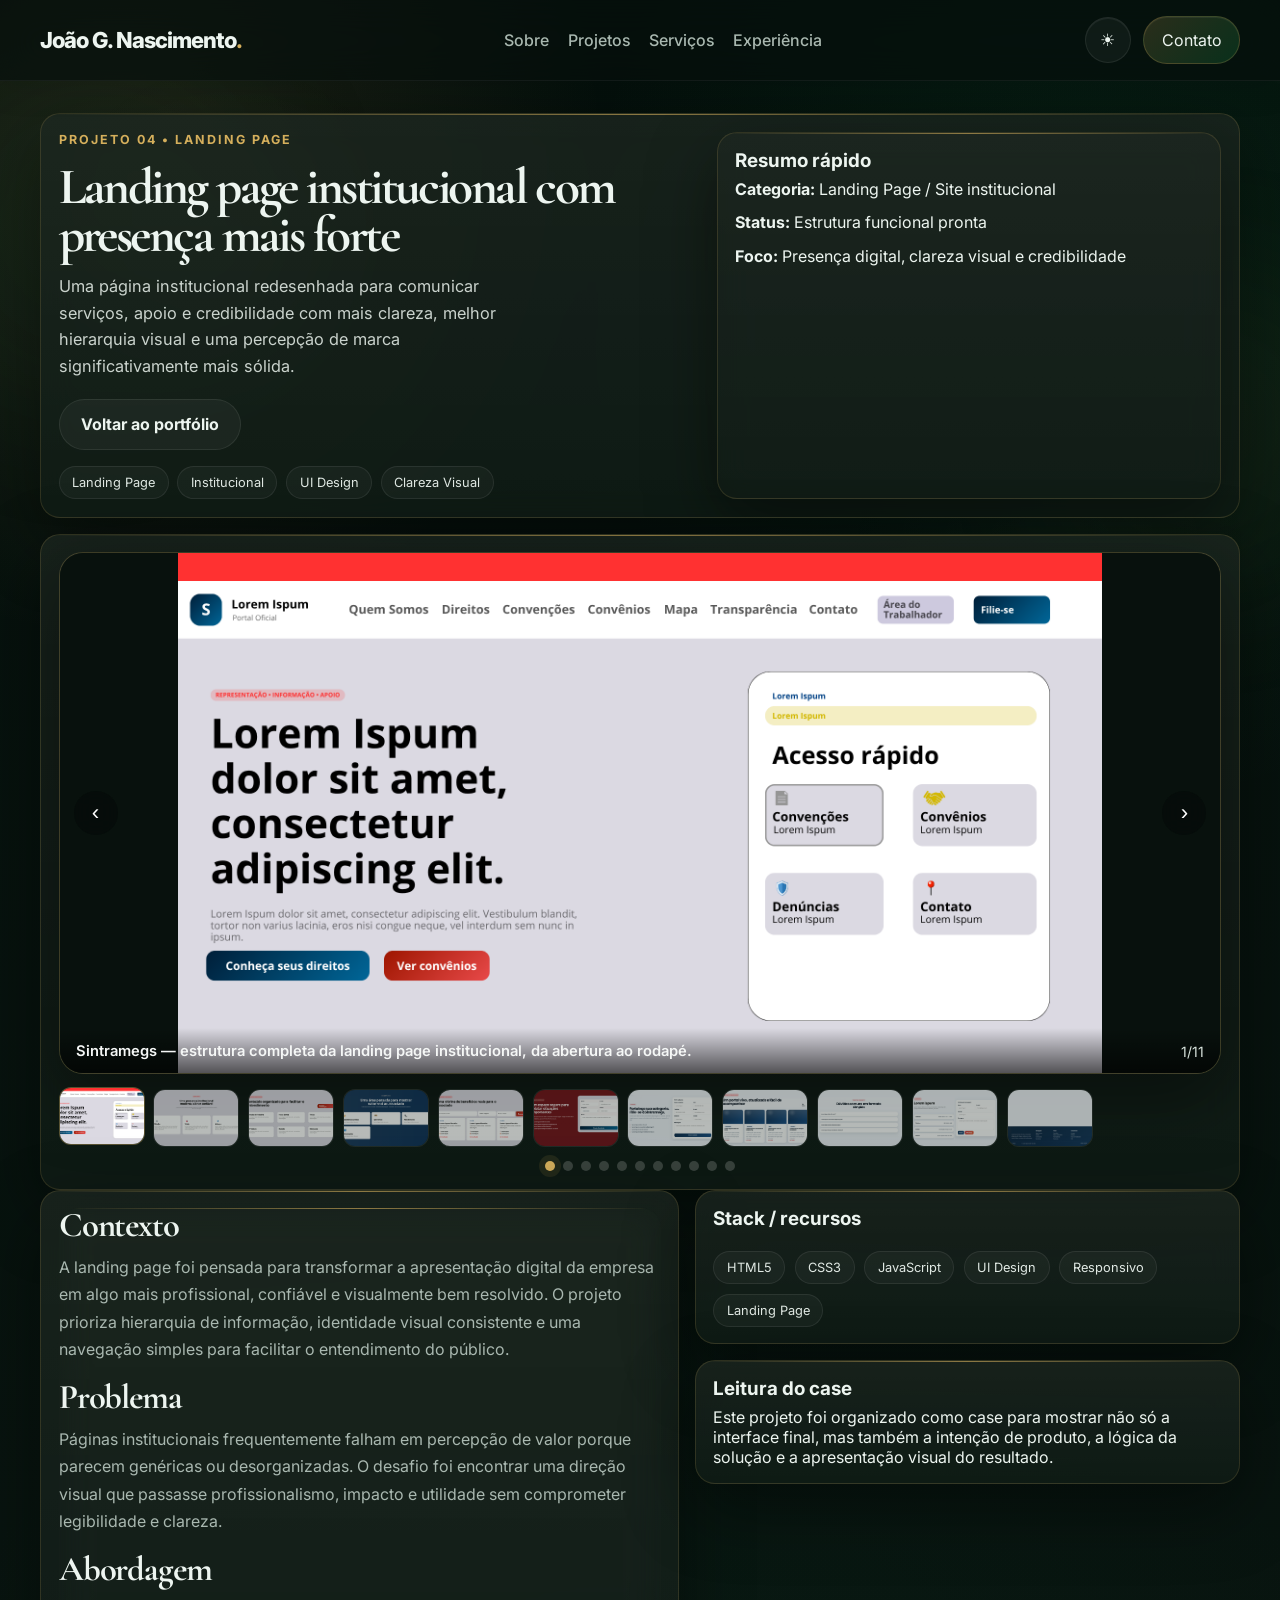
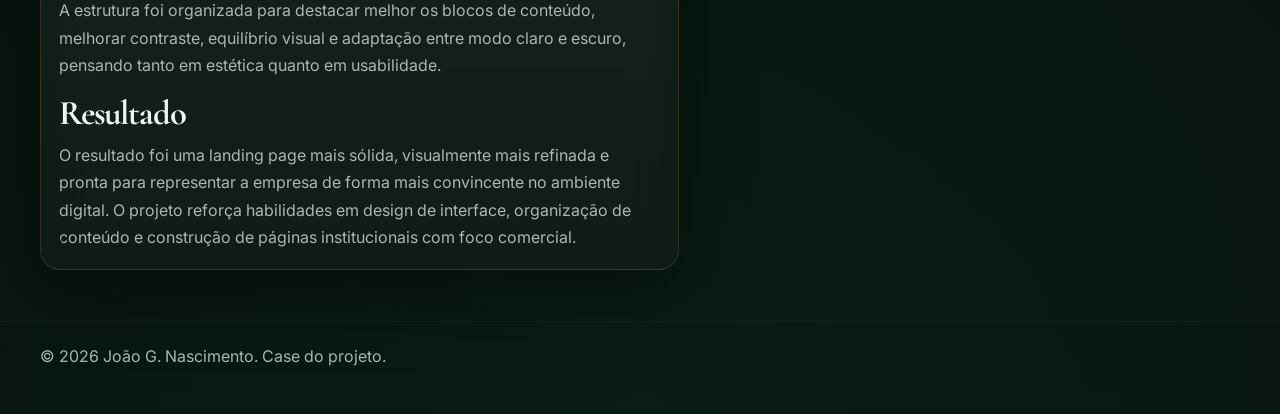
<file: projeto-4.html>
<!DOCTYPE html>
<html lang="pt-BR">
<head>
  <meta charset="UTF-8" />
  <meta name="viewport" content="width=device-width, initial-scale=1.0" />
  <title>Sintramegs — landing page institucional com presença mais forte | João G. Nascimento</title>
  <meta name="description" content="Case do projeto Sintramegs — landing page institucional com presença mais forte, desenvolvido por João G. Nascimento." />
  <link rel="preconnect" href="https://fonts.googleapis.com">
  <link rel="preconnect" href="https://fonts.gstatic.com" crossorigin>
  <link href="https://fonts.googleapis.com/css2?family=Inter:wght@400;500;600;700;800&family=Cormorant+Garamond:wght@600;700&display=swap" rel="stylesheet">
  <link rel="stylesheet" href="styles.css" />
</head>
<body class="project-page">
  <div class="bg-glow glow-1"></div>
  <div class="bg-glow glow-2"></div>

  <header class="header">
    <div class="container nav">
      <a href="index.html" class="brand">João G. Nascimento<span class="brand-mark">.</span></a>
      <nav class="desktop-nav">
        <a href="index.html#sobre">Sobre</a>
        <a href="index.html#projetos">Projetos</a>
        <a href="index.html#servicos">Serviços</a>
        <a href="index.html#experiencia">Experiência</a>
      </nav>
      <div class="nav-right">
        <button class="theme-toggle" id="themeToggle" type="button" aria-label="Alternar tema">☀</button>
        <a href="index.html#contato" class="nav-cta">Contato</a>
        <button class="menu-btn" id="menuBtn" aria-label="Abrir menu">☰</button>
      </div>
    </div>
    <nav class="mobile-nav" id="mobileNav">
      <a href="index.html#sobre">Sobre</a>
      <a href="index.html#projetos">Projetos</a>
      <a href="index.html#servicos">Serviços</a>
      <a href="index.html#experiencia">Experiência</a>
      <a href="index.html#contato">Contato</a>
    </nav>
  </header>

  <main class="container project-layout">
    <section class="case-head reveal">
      <div>
        <p class="eyebrow">Projeto 04 • Landing Page</p>
        <h1 class="case-title">Landing page institucional com presença mais forte</h1>
        <p class="case-lead">Uma página institucional redesenhada para comunicar serviços, apoio e credibilidade com mais clareza, melhor hierarquia visual e uma percepção de marca significativamente mais sólida.</p>
        <div class="hero-actions" style="margin-top:1.15rem;">
          <a href="index.html#projetos" class="btn btn-secondary">Voltar ao portfólio</a>
        </div>
        <div class="case-metrics">
          <span class="case-metric">Landing Page</span><span class="case-metric">Institucional</span><span class="case-metric">UI Design</span><span class="case-metric">Clareza Visual</span>
        </div>
      </div>
      <div class="case-aside-card">
        <h3>Resumo rápido</h3>
        <div class="case-aside-grid">
          <p><strong>Categoria:</strong> Landing Page / Site institucional</p>
          <p><strong>Status:</strong> Estrutura funcional pronta</p>
          <p><strong>Foco:</strong> Presença digital, clareza visual e credibilidade</p>
        </div>
      </div>
    </section>

    <section class="case-gallery reveal">
      <div class="carousel" data-carousel>
        <button class="carousel-btn prev" type="button" aria-label="Imagem anterior">‹</button>
        <div class="carousel-track">
          <div class="carousel-slide active">
            <img src="assets/sintramegs/1.png" alt="Seção hero da landing page da Sintramegs" />
          </div><div class="carousel-slide">
            <img src="assets/sintramegs/2.png" alt="Seção quem somos da landing page da Sintramegs" />
          </div><div class="carousel-slide">
            <img src="assets/sintramegs/3.png" alt="Seção direitos do trabalhador da landing page da Sintramegs" />
          </div><div class="carousel-slide">
            <img src="assets/sintramegs/4.png" alt="Seção benefícios da landing page da Sintramegs" />
          </div><div class="carousel-slide">
            <img src="assets/sintramegs/5.png" alt="Seção convênios e parcerias da landing page da Sintramegs" />
          </div><div class="carousel-slide">
            <img src="assets/sintramegs/6.png" alt="Seção canal de denúncias da landing page da Sintramegs" />
          </div><div class="carousel-slide">
            <img src="assets/sintramegs/7.png" alt="Seção filiação da landing page da Sintramegs" />
          </div><div class="carousel-slide">
            <img src="assets/sintramegs/8.png" alt="Seção notícias e comunicados da landing page da Sintramegs" />
          </div><div class="carousel-slide">
            <img src="assets/sintramegs/9.png" alt="Seção dúvidas frequentes da landing page da Sintramegs" />
          </div><div class="carousel-slide">
            <img src="assets/sintramegs/10.png" alt="Seção contato da landing page da Sintramegs" />
          </div><div class="carousel-slide">
            <img src="assets/sintramegs/11.png" alt="Rodapé da landing page da Sintramegs" />
          </div>
          <div class="carousel-overlay">
            <div class="carousel-caption">Sintramegs — estrutura completa da landing page institucional, da abertura ao rodapé.</div>
            <div class="carousel-counter">1/11</div>
          </div>
        </div>
        <button class="carousel-btn next" type="button" aria-label="Próxima imagem">›</button>
      </div>
      <div class="carousel-thumbs">
        <button class="carousel-thumb-btn active" type="button" aria-label="Miniatura 1">
            <img src="assets/sintramegs/1.png" alt="Seção hero da landing page da Sintramegs" />
          </button><button class="carousel-thumb-btn" type="button" aria-label="Miniatura 2">
            <img src="assets/sintramegs/2.png" alt="Seção quem somos da landing page da Sintramegs" />
          </button><button class="carousel-thumb-btn" type="button" aria-label="Miniatura 3">
            <img src="assets/sintramegs/3.png" alt="Seção direitos do trabalhador da landing page da Sintramegs" />
          </button><button class="carousel-thumb-btn" type="button" aria-label="Miniatura 4">
            <img src="assets/sintramegs/4.png" alt="Seção benefícios da landing page da Sintramegs" />
          </button><button class="carousel-thumb-btn" type="button" aria-label="Miniatura 5">
            <img src="assets/sintramegs/5.png" alt="Seção convênios e parcerias da landing page da Sintramegs" />
          </button><button class="carousel-thumb-btn" type="button" aria-label="Miniatura 6">
            <img src="assets/sintramegs/6.png" alt="Seção canal de denúncias da landing page da Sintramegs" />
          </button><button class="carousel-thumb-btn" type="button" aria-label="Miniatura 7">
            <img src="assets/sintramegs/7.png" alt="Seção filiação da landing page da Sintramegs" />
          </button><button class="carousel-thumb-btn" type="button" aria-label="Miniatura 8">
            <img src="assets/sintramegs/8.png" alt="Seção notícias e comunicados da landing page da Sintramegs" />
          </button><button class="carousel-thumb-btn" type="button" aria-label="Miniatura 9">
            <img src="assets/sintramegs/9.png" alt="Seção dúvidas frequentes da landing page da Sintramegs" />
          </button><button class="carousel-thumb-btn" type="button" aria-label="Miniatura 10">
            <img src="assets/sintramegs/10.png" alt="Seção contato da landing page da Sintramegs" />
          </button><button class="carousel-thumb-btn" type="button" aria-label="Miniatura 11">
            <img src="assets/sintramegs/11.png" alt="Rodapé da landing page da Sintramegs" />
          </button>
      </div>
      <div class="carousel-dots"></div>
      
    </section>

    <section class="case-layout reveal">
      <div class="case-story">
        <div class="case-aside-card project-main">
          <h2>Contexto</h2>
          <p>A landing page foi pensada para transformar a apresentação digital da empresa em algo mais profissional, confiável e visualmente bem resolvido. O projeto prioriza hierarquia de informação, identidade visual consistente e uma navegação simples para facilitar o entendimento do público.</p>
          <h2>Problema</h2>
          <p>Páginas institucionais frequentemente falham em percepção de valor porque parecem genéricas ou desorganizadas. O desafio foi encontrar uma direção visual que passasse profissionalismo, impacto e utilidade sem comprometer legibilidade e clareza.</p>
          <h2>Abordagem</h2>
          <p>A estrutura foi organizada para destacar melhor os blocos de conteúdo, melhorar contraste, equilíbrio visual e adaptação entre modo claro e escuro, pensando tanto em estética quanto em usabilidade.</p>
          <h2>Resultado</h2>
          <p>O resultado foi uma landing page mais sólida, visualmente mais refinada e pronta para representar a empresa de forma mais convincente no ambiente digital. O projeto reforça habilidades em design de interface, organização de conteúdo e construção de páginas institucionais com foco comercial.</p>
        </div>
      </div>

      <aside class="case-aside">
        <div class="case-aside-card">
          <h3>Stack / recursos</h3>
          <div class="stack">
            <span>HTML5</span><span>CSS3</span><span>JavaScript</span><span>UI Design</span><span>Responsivo</span><span>Landing Page</span>
          </div>
        </div>
        <div class="case-aside-card">
          <h3>Leitura do case</h3>
          <p>Este projeto foi organizado como case para mostrar não só a interface final, mas também a intenção de produto, a lógica da solução e a apresentação visual do resultado.</p>
        </div>
      </aside>
    </section>
  </main>

  <footer class="footer">
    <div class="container">
      <p>© 2026 João G. Nascimento. Case do projeto.</p>
    </div>
  </footer>

  <script src="script.js"></script>
</body>
</html>
</file>
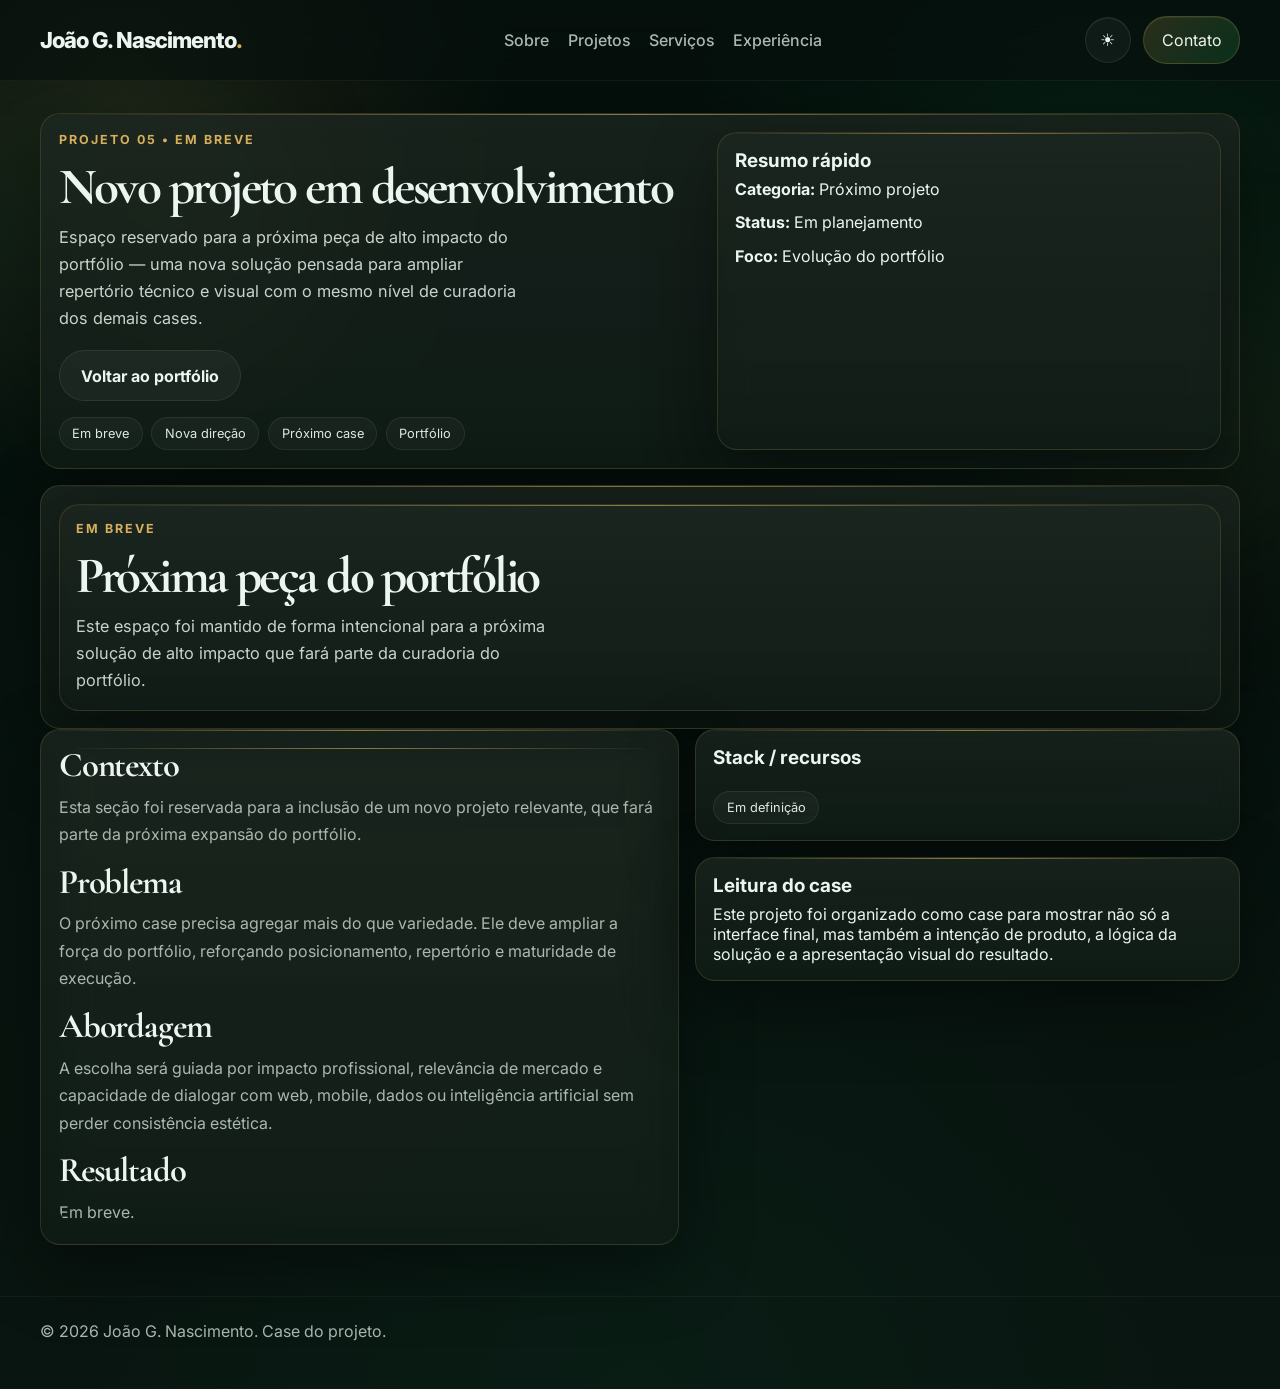
<file: projeto-5.html>
<!DOCTYPE html>
<html lang="pt-BR">
<head>
  <meta charset="UTF-8" />
  <meta name="viewport" content="width=device-width, initial-scale=1.0" />
  <title>Novo projeto em desenvolvimento | João G. Nascimento</title>
  <meta name="description" content="Case do projeto Novo projeto em desenvolvimento, desenvolvido por João G. Nascimento." />
  <link rel="preconnect" href="https://fonts.googleapis.com">
  <link rel="preconnect" href="https://fonts.gstatic.com" crossorigin>
  <link href="https://fonts.googleapis.com/css2?family=Inter:wght@400;500;600;700;800&family=Cormorant+Garamond:wght@600;700&display=swap" rel="stylesheet">
  <link rel="stylesheet" href="styles.css" />
</head>
<body class="project-page">
  <div class="bg-glow glow-1"></div>
  <div class="bg-glow glow-2"></div>

  <header class="header">
    <div class="container nav">
      <a href="index.html" class="brand">João G. Nascimento<span class="brand-mark">.</span></a>
      <nav class="desktop-nav">
        <a href="index.html#sobre">Sobre</a>
        <a href="index.html#projetos">Projetos</a>
        <a href="index.html#servicos">Serviços</a>
        <a href="index.html#experiencia">Experiência</a>
      </nav>
      <div class="nav-right">
        <button class="theme-toggle" id="themeToggle" type="button" aria-label="Alternar tema">☀</button>
        <a href="index.html#contato" class="nav-cta">Contato</a>
        <button class="menu-btn" id="menuBtn" aria-label="Abrir menu">☰</button>
      </div>
    </div>
    <nav class="mobile-nav" id="mobileNav">
      <a href="index.html#sobre">Sobre</a>
      <a href="index.html#projetos">Projetos</a>
      <a href="index.html#servicos">Serviços</a>
      <a href="index.html#experiencia">Experiência</a>
      <a href="index.html#contato">Contato</a>
    </nav>
  </header>

  <main class="container project-layout">
    <section class="case-head reveal">
      <div>
        <p class="eyebrow">Projeto 05 • Em breve</p>
        <h1 class="case-title">Novo projeto em desenvolvimento</h1>
        <p class="case-lead">Espaço reservado para a próxima peça de alto impacto do portfólio — uma nova solução pensada para ampliar repertório técnico e visual com o mesmo nível de curadoria dos demais cases.</p>
        <div class="hero-actions" style="margin-top:1.15rem;">
          <a href="index.html#projetos" class="btn btn-secondary">Voltar ao portfólio</a>
        </div>
        <div class="case-metrics">
          <span class="case-metric">Em breve</span><span class="case-metric">Nova direção</span><span class="case-metric">Próximo case</span><span class="case-metric">Portfólio</span>
        </div>
      </div>
      <div class="case-aside-card">
        <h3>Resumo rápido</h3>
        <div class="case-aside-grid">
          <p><strong>Categoria:</strong> Próximo projeto</p>
          <p><strong>Status:</strong> Em planejamento</p>
          <p><strong>Foco:</strong> Evolução do portfólio</p>
        </div>
      </div>
    </section>

    <section class="case-gallery reveal">
      <div class="case-aside-card">
        <p class="eyebrow">Em breve</p>
        <h2 class="case-title" style="font-size:clamp(1.9rem,4vw,3.2rem);">Próxima peça do portfólio</h2>
        <p class="case-lead">Este espaço foi mantido de forma intencional para a próxima solução de alto impacto que fará parte da curadoria do portfólio.</p>
      </div>
      
    </section>

    <section class="case-layout reveal">
      <div class="case-story">
        <div class="case-aside-card project-main">
          <h2>Contexto</h2>
          <p>Esta seção foi reservada para a inclusão de um novo projeto relevante, que fará parte da próxima expansão do portfólio.</p>
          <h2>Problema</h2>
          <p>O próximo case precisa agregar mais do que variedade. Ele deve ampliar a força do portfólio, reforçando posicionamento, repertório e maturidade de execução.</p>
          <h2>Abordagem</h2>
          <p>A escolha será guiada por impacto profissional, relevância de mercado e capacidade de dialogar com web, mobile, dados ou inteligência artificial sem perder consistência estética.</p>
          <h2>Resultado</h2>
          <p>Em breve.</p>
        </div>
      </div>

      <aside class="case-aside">
        <div class="case-aside-card">
          <h3>Stack / recursos</h3>
          <div class="stack">
            <span>Em definição</span>
          </div>
        </div>
        <div class="case-aside-card">
          <h3>Leitura do case</h3>
          <p>Este projeto foi organizado como case para mostrar não só a interface final, mas também a intenção de produto, a lógica da solução e a apresentação visual do resultado.</p>
        </div>
      </aside>
    </section>
  </main>

  <footer class="footer">
    <div class="container">
      <p>© 2026 João G. Nascimento. Case do projeto.</p>
    </div>
  </footer>

  <script src="script.js"></script>
</body>
</html>
</file>
<file: styles.css>
* { margin:0; padding:0; box-sizing:border-box; }

:root{
  --bg:#06100c;
  --bg-2:#081410;
  --surface:rgba(12,24,18,.76);
  --surface-2:rgba(255,255,255,.045);
  --surface-3:rgba(255,255,255,.03);
  --border:rgba(213,175,92,.16);
  --text:#edf5f0;
  --muted:#a9b8b0;
  --gold:#d5af5c;
  --gold-2:#f0ddb2;
  --green:#1fd26b;
  --green-2:#0fa85c;
  --accent:#86ffd0;
  --shadow:0 24px 70px rgba(0,0,0,.42);
  --radius-xl:32px;
  --radius-lg:22px;
  --radius-md:16px;
  --container:1200px;
  --hero-title:clamp(2.7rem,6vw,6rem);
  --section-title:clamp(2rem,3.6vw,3.3rem);
  --case-title:clamp(2rem,4vw,4rem);
  --glass:linear-gradient(180deg, rgba(255,255,255,.05), rgba(255,255,255,.015));
  --bg-gradient:
    radial-gradient(circle at 10% 8%, rgba(213,175,92,.12), transparent 22%),
    radial-gradient(circle at 86% 14%, rgba(31,210,107,.08), transparent 26%),
    radial-gradient(circle at 50% 100%, rgba(10,56,38,.22), transparent 38%),
    linear-gradient(180deg, #05100c 0%, #091510 100%);
}

body.light{
  --bg:#eef2f4;
  --bg-2:#f8fafb;
  --surface:rgba(255,255,255,.8);
  --surface-2:rgba(14,22,28,.04);
  --surface-3:rgba(14,22,28,.03);
  --border:rgba(17,63,95,.10);
  --text:#111922;
  --muted:#5f6f7a;
  --gold:#b88523;
  --gold-2:#8e6718;
  --green:#11a65a;
  --green-2:#0d8e4d;
  --accent:#0e7f9d;
  --shadow:0 20px 55px rgba(16,24,40,.12);
  --glass:linear-gradient(180deg, rgba(255,255,255,.72), rgba(255,255,255,.48));
  --bg-gradient:
    radial-gradient(circle at 12% 10%, rgba(184,133,35,.08), transparent 22%),
    radial-gradient(circle at 86% 16%, rgba(17,166,90,.08), transparent 26%),
    linear-gradient(180deg, #eff3f5 0%, #f8fafb 100%);
}

html{ scroll-behavior:smooth; }

body{
  font-family:"Inter",sans-serif;
  background:var(--bg-gradient);
  color:var(--text);
  min-height:100vh;
  overflow-x:hidden;
  transition:background .45s ease,color .35s ease;
}

body::before{
  content:"";
  position:fixed; inset:0;
  background:
    radial-gradient(circle at 18% 28%, rgba(255,255,255,.03), transparent 16%),
    radial-gradient(circle at 82% 62%, rgba(255,255,255,.02), transparent 18%);
  pointer-events:none; z-index:0;
}
body::after{
  content:"";
  position:fixed; inset:0;
  opacity:.07;
  background-image:
    linear-gradient(rgba(255,255,255,.06) 1px, transparent 1px),
    linear-gradient(90deg, rgba(255,255,255,.05) 1px, transparent 1px);
  background-size:130px 130px;
  mix-blend-mode:soft-light;
  pointer-events:none; z-index:0;
}

a{ color:inherit; text-decoration:none; }
img{ display:block; max-width:100%; }

.container{ width:min(calc(100% - 2.4rem), var(--container)); margin:0 auto; }

.bg-glow{
  position:fixed; border-radius:50%; filter:blur(90px);
  opacity:.34; pointer-events:none; z-index:0;
}
.glow-1{ width:340px; height:340px; top:60px; left:-80px; background:rgba(32,134,87,.22); }
.glow-2{ width:300px; height:300px; right:-80px; top:280px; background:rgba(213,175,92,.17); }

#preloader{
  position:fixed; inset:0; z-index:1000;
  background:
    radial-gradient(circle at 50% 32%, rgba(213,175,92,.12), transparent 22%),
    linear-gradient(180deg, #030a08 0%, #08120f 100%);
  display:grid; place-items:center;
  transition:opacity .8s ease, visibility .8s ease;
}
#preloader.hidden{ opacity:0; visibility:hidden; }
.preloader-inner{ width:min(760px, calc(100% - 2rem)); text-align:center; }
.preloader-kicker{
  color:rgba(255,255,255,.62); letter-spacing:.26em;
  text-transform:uppercase; font-size:.8rem; margin-bottom:1rem;
}
.preloader-name{
  font-size:clamp(2.6rem,9vw,6.5rem); line-height:.9; letter-spacing:-.06em;
  font-weight:800; color:#f5f6f3; opacity:0; transform:translateY(18px) scale(.98);
  animation:v15Name 1.15s ease forwards;
}
.preloader-name span{
  display:block;
  background:linear-gradient(135deg,#ffffff 0%, #f2dfb0 55%, #d5af5c 100%);
  -webkit-background-clip:text; background-clip:text; color:transparent;
}
.preloader-line{
  width:min(520px,100%); height:10px; margin:2rem auto 0;
  border-radius:999px; background:rgba(255,255,255,.08); overflow:hidden;
  position:relative;
}
.preloader-line::after{
  content:""; position:absolute; inset:0 auto 0 0; width:0;
  border-radius:inherit;
  background:linear-gradient(90deg, #1fd26b, #d5af5c, #ffffff);
  box-shadow:0 0 26px rgba(213,175,92,.24);
  animation:v15Load 1.95s cubic-bezier(.2,.7,.2,1) forwards;
}
.preloader-sub{ margin-top:1rem; color:rgba(255,255,255,.72); font-size:.96rem; }

@keyframes v15Name{ to{ opacity:1; transform:translateY(0) scale(1);} }
@keyframes v15Load{ to{ width:100%; } }

.header{
  position:sticky; top:0; z-index:20;
  backdrop-filter:blur(18px);
  background:color-mix(in srgb, var(--bg) 68%, transparent);
  border-bottom:1px solid rgba(255,255,255,.05);
  box-shadow:0 12px 30px rgba(0,0,0,.08);
}
.nav{
  display:flex; align-items:center; justify-content:space-between;
  min-height:80px; gap:1rem;
}
.brand{
  font-size:1.38rem; font-weight:800; letter-spacing:-.045em;
  white-space:nowrap;
}
.brand-mark{ color:var(--gold); }
.desktop-nav{ display:flex; gap:1.15rem; align-items:center; }
.desktop-nav a,.mobile-nav a{ color:var(--muted); transition:.25s ease; }
.desktop-nav a{
  position:relative; font-weight:500;
}
.desktop-nav a::after{
  content:""; position:absolute; left:0; bottom:-.45rem;
  width:0; height:1px;
  background:linear-gradient(90deg, transparent, var(--gold), transparent);
  transition:width .25s ease;
}
.desktop-nav a:hover,.mobile-nav a:hover{ color:var(--text); }
.desktop-nav a:hover::after{ width:100%; }
.nav-right{ display:flex; align-items:center; gap:.8rem; }
.theme-toggle{
  min-width:46px; height:46px; border-radius:999px;
  border:1px solid rgba(255,255,255,.08);
  background:var(--surface-2); color:var(--text);
  cursor:pointer; font-size:1.05rem;
  box-shadow:inset 0 1px 0 rgba(255,255,255,.06);
}
.nav-cta{
  padding:.84rem 1.08rem; border-radius:999px;
  background:linear-gradient(135deg, rgba(213,175,92,.18), rgba(31,210,107,.16));
  border:1px solid rgba(213,175,92,.22);
  color:var(--text)!important;
  box-shadow:inset 0 1px 0 rgba(255,255,255,.06);
}
.menu-btn{
  display:none; border:0; background:transparent; color:var(--text);
  font-size:1.65rem; cursor:pointer;
}
.mobile-nav{
  display:none; flex-direction:column; gap:1rem; padding:0 1rem 1rem;
}
.mobile-nav.open{ display:flex; }

.hero{
  position:relative; z-index:1;
  display:grid; grid-template-columns:18fr .80fr; gap:1.35rem;
  align-items:stretch; padding:4.1rem 0 2.6rem;
}
.hero-copy{
  display:flex; flex-direction:column; justify-content:center;
}
.eyebrow,.section-kicker{
  color:var(--gold); letter-spacing:.16em; text-transform:uppercase;
  font-size:.78rem; font-weight:700; margin-bottom:1rem;
}
.hero h1,.project-hero h1{
  font-size:var(--hero-title);
  line-height:.92; letter-spacing:-.065em;
  max-width:100ch;
}
.hero h1 span{ display:block; color:var(--gold-2); }
.hero-subline{
  margin-top:1rem;
  font-size:1.02rem;
  color:color-mix(in srgb, var(--text) 78%, transparent);
  max-width:150ch;
}
.hero-text{
  margin-top:1.2rem; max-width:54ch; color:var(--muted);
  font-size:1rem; line-height:1.75;
}
.hero-actions{ display:flex; gap:1rem; margin-top:1.45rem; flex-wrap:wrap; }
.btn{
  display:inline-flex; justify-content:center; align-items:center;
  min-height:50px; padding:.92rem 1.32rem;
  border-radius:999px; font-weight:700;
  transition:transform .24s ease, box-shadow .24s ease, background .24s ease, border-color .24s ease;
}
.btn:hover{ transform:translateY(-2px); }
.btn-primary{
  background:linear-gradient(135deg, var(--gold), color-mix(in srgb, var(--gold) 72%, white));
  color:#10100d; box-shadow:0 14px 34px rgba(213,175,92,.24);
}
.btn-secondary{
  border:1px solid rgba(255,255,255,.08); background:var(--surface-2);
}
.hero-badges,.stack{
  margin-top:1.35rem; display:flex; gap:.6rem; flex-wrap:wrap;
}
.hero-badges span,.stack span,.tag,.carousel-chip,.case-metric{
  border:1px solid rgba(255,255,255,.08);
  background:rgba(255,255,255,.035);
  color:color-mix(in srgb, var(--text) 94%, transparent);
  padding:.5rem .78rem; border-radius:999px; font-size:.8rem;
}

.card-frame,.panel,.project-card,.service-card,.cta-box,.hero-visual,.case-head,.case-gallery,.case-story,.case-aside-card{
  background:var(--glass), var(--surface);
  border:1px solid var(--border);
  box-shadow:var(--shadow);
  backdrop-filter:blur(16px);
}

.hero-visual{
  min-height:420px; border-radius:28px; padding:.85rem; overflow:hidden;
}
.hero-visual-grid{
  display:grid; grid-template-columns:1fr 1fr; grid-template-rows:1fr 1fr;
  gap:.75rem; height:100%;
}
.hero-visual-card{
  border-radius:24px; overflow:hidden;
  border:1px solid rgba(255,255,255,.08);
  background:rgba(255,255,255,.03);
  position:relative; min-height:180px;
}
.hero-visual-card.large{ min-height:370px; grid-row:span 2; }
.hero-visual-card img{
  width:100%; height:100%; object-fit:cover;
  transform:scale(1.02); transition:transform .6s ease;
}
.hero-visual-card:hover img{ transform:scale(1.06); }
.hero-visual-card::after{
  content:""; position:absolute; inset:auto 0 0 0; height:48%;
  background:linear-gradient(180deg, rgba(0,0,0,0), rgba(0,0,0,.48));
}
.hero-visual-label{
  position:absolute; left:1rem; bottom:1rem; z-index:1;
  padding:.55rem .8rem; border-radius:999px;
  background:rgba(9,16,13,.58); backdrop-filter:blur(10px);
  color:#f3f6f4; font-weight:700; font-size:.82rem;
}
.project-five-card{
  background:
    linear-gradient(135deg, rgba(213,175,92,.10), rgba(31,210,107,.08)),
    rgba(255,255,255,.03);
  display:flex; align-items:center; justify-content:center; padding:1rem;
}
.project-five-kicker{
  color:var(--gold); text-transform:uppercase; letter-spacing:.12em;
  font-size:.75rem; margin-bottom:.55rem;
}
.project-five-inner h3{ font-size:1rem; margin-bottom:.45rem; }
.project-five-inner p{ color:var(--muted); line-height:1.5; font-size:.92rem; }

.status-row{
  display:inline-flex; align-items:center; gap:.7rem; padding:.62rem .92rem;
  border-radius:999px; background:rgba(31,210,107,.12);
  border:1px solid rgba(80,176,126,.12);
  color:color-mix(in srgb, var(--text) 95%, transparent); font-size:.9rem; margin-bottom:1rem;
}
.dot{
  width:10px; height:10px; border-radius:50%;
  background:var(--green); box-shadow:0 0 0 6px rgba(31,210,107,.10);
}

.section{ position:relative; z-index:1; padding:2rem 0; }
.section-heading{ margin-bottom:1.2rem; }
.section-heading h2,.cta-box h2,.project-main h2{
  font-family:"Cormorant Garamond",serif;
  font-size:var(--section-title); line-height:1.02; letter-spacing:-.03em;
}
.section-subtext,.card-frame p,.project-card p,.service-card p,.panel p,.timeline-content p,.note,.project-main p,.project-sidebar p{
  color:var(--muted); line-height:1.72;
}
.section-subtext{ max-width:72ch; margin-top:.8rem; }

.about-grid,.contact-grid,.project-content,.case-layout{
  display:grid; grid-template-columns:1.08fr .92fr; gap:1rem;
}
.panel,.project-card,.service-card,.card-frame,.case-head,.case-gallery,.case-story,.case-aside-card{
  border-radius:20px; padding:1.1rem;
  position:relative; overflow:hidden;
  transition:transform .26s ease, border-color .26s ease, box-shadow .26s ease;
}
.panel::before,.project-card::before,.service-card::before,.card-frame::before,.hero-visual::before,.case-head::before,.case-gallery::before,.case-story::before,.case-aside-card::before{
  content:""; position:absolute; inset:0 0 auto 0; height:1px;
  background:linear-gradient(90deg, transparent, rgba(213,175,92,.62), transparent);
}
.panel:hover,.project-card:hover,.service-card:hover,.case-head:hover,.case-gallery:hover,.case-story:hover,.case-aside-card:hover{
  transform:translateY(-3px);
  border-color:rgba(213,175,92,.26);
  box-shadow:0 24px 70px rgba(0,0,0,.4);
}

.stats{ display:grid; gap:.9rem; }
.stats strong{ display:block; margin-bottom:.32rem; font-size:1rem; }

.cards-grid,.services-grid{
  display:grid; grid-template-columns:repeat(2,minmax(0,1fr)); gap:1rem;
}
.projects-showcase{ display:grid; gap:1rem; }
.projects-five{ grid-template-columns:repeat(2,minmax(0,1fr)); }
.projects-five .project-card:last-child{ grid-column:span 2; }

.projects-intro{
  padding:1rem 1.1rem;
  background:
    linear-gradient(135deg, rgba(213,175,92,.07), rgba(31,210,107,.05)),
    var(--glass), var(--surface);
}
.projects-intro-kicker{
  color:var(--gold); text-transform:uppercase; letter-spacing:.12em;
  font-size:.74rem; font-weight:700; margin-bottom:.45rem;
}

.project-card.featured{
  display:grid; grid-template-columns:1.02fr .98fr; gap:1rem;
  align-items:center; min-height:285px;
}
.project-card.featured .project-thumb{
  min-height:220px; margin-top:0;
}

.project-top{ display:flex; flex-direction:column; gap:.7rem; margin-bottom:.8rem; }
.project-card h3,.service-card h3,.contact-panel h3,.social-panel h3,.timeline-content h3,.case-aside-card h3{
  font-size:1.18rem; margin-bottom:.45rem;
}
.project-thumb{
  margin-top:1rem; border-radius:16px; overflow:hidden;
  border:1px solid rgba(213,175,92,.16);
  box-shadow:0 18px 40px rgba(0,0,0,.25);
  aspect-ratio:16/9; background:rgba(255,255,255,.03);
  position:relative;
}
.project-thumb::after{
  content:""; position:absolute; inset:auto 0 0 0; height:52%;
  background:linear-gradient(180deg, rgba(0,0,0,0), rgba(0,0,0,.42));
}
.project-thumb img{
  width:100%; height:100%; object-fit:cover; transition:transform .5s ease;
}
.project-card:hover .project-thumb img{ transform:scale(1.04); }

.details-link{
  display:inline-flex; align-items:center; justify-content:center;
  margin-top:.9rem; min-height:42px; padding:.76rem .92rem;
  border-radius:999px; border:1px solid rgba(213,175,92,.24);
  background:linear-gradient(135deg, rgba(213,175,92,.12), rgba(213,175,92,.06));
  color:color-mix(in srgb, var(--gold-2) 96%, white); font-weight:700;
}
.details-link:hover{
  background:linear-gradient(135deg, rgba(213,175,92,.18), rgba(213,175,92,.10));
}

.services-grid .service-card{ min-height:154px; }
.timeline{
  position:relative; margin-top:.6rem; padding-left:1rem;
  border-left:1px solid rgba(213,175,92,.18);
}
.timeline-item{ position:relative; padding-left:1.1rem; }
.timeline-item + .timeline-item{ margin-top:1.15rem; }
.timeline-marker{
  position:absolute; left:-1.55rem; top:.45rem;
  width:12px; height:12px; border-radius:50%;
  background:var(--gold); box-shadow:0 0 0 6px rgba(213,175,92,.12);
}

.cta-box{
  padding:1.35rem; border-radius:28px;
  display:flex; justify-content:space-between; gap:1.4rem; align-items:center;
}
.cta-box h2{ max-width:20ch; }

.social-links{ display:flex; gap:.85rem; flex-wrap:wrap; margin-top:.8rem; }
.social-links a{
  padding:.72rem .98rem; border-radius:999px;
  background:rgba(255,255,255,.04); border:1px solid rgba(255,255,255,.08);
}
.contact-panel a,.social-panel a{ color:var(--gold-2); }

.footer{
  padding:1.5rem 0 3rem; color:var(--muted);
  border-top:1px solid rgba(255,255,255,.04); margin-top:1rem;
}

.reveal{
  opacity:0; transform:translateY(24px);
  transition:opacity .72s ease, transform .72s ease;
}
.reveal.visible{ opacity:1; transform:translateY(0); }

.project-page .project-layout{
  padding-top:2rem; padding-bottom:2.2rem;
  position:relative; z-index:1;
}
.project-hero h1{
  font-size:clamp(1.75rem, 3.1vw, 3rem);
  max-width:13ch;
}
.project-hero .hero-text{ max-width:64ch; }
.project-cover{ margin-top:1rem; }

.case-head{
  display:grid; grid-template-columns:1.12fr .88fr; gap:1rem;
  margin-bottom:1rem;
}
.case-title{
  font-family:"Cormorant Garamond",serif;
  font-size:var(--case-title);
  line-height:.95;
  letter-spacing:-.05em;
  margin-bottom:.8rem;
}
.case-lead{
  color:color-mix(in srgb, var(--text) 84%, transparent);
  font-size:1.02rem;
  max-width:48ch;
  line-height:1.65;
}
.case-metrics{
  display:flex; gap:.55rem; flex-wrap:wrap; margin-top:1rem;
}
.case-gallery{
  margin-top:0;
}
.carousel{
  position:relative; border-radius:24px; overflow:hidden;
  border:1px solid rgba(213,175,92,.22);
  box-shadow:var(--shadow);
  background:var(--glass), var(--surface);
}
.carousel-track{
  position:relative; width:100%; min-height:300px;
}
.carousel-slide{
  opacity:0; transition:opacity .42s ease;
  position:absolute; inset:0; display:block; pointer-events:none;
}
.carousel-slide.active{
  opacity:1; position:relative; pointer-events:auto;
}
.carousel-slide img{
  width:100%; height:100%; min-height:300px; max-height:520px;
  object-fit:contain;
  background:
    radial-gradient(circle at center, rgba(255,255,255,.02), transparent 40%),
    #08110d;
}
body.light .carousel-slide img{ background:#eef2f5; }
.carousel-overlay{
  position:absolute; inset:auto 0 0 0;
  padding:.85rem 1rem;
  background:linear-gradient(180deg, rgba(0,0,0,0), rgba(0,0,0,.62));
  display:flex; justify-content:space-between; align-items:end; gap:1rem;
  pointer-events:none;
}
.carousel-caption{ color:#f5f7f6; font-weight:600; font-size:.92rem; }
.carousel-counter{ color:#d8e3dc; font-size:.88rem; }
.carousel-btn{
  position:absolute; top:50%; transform:translateY(-50%);
  width:44px; height:44px; border:0; border-radius:50%;
  background:rgba(6,12,10,.72); color:#fff; font-size:1.4rem;
  cursor:pointer; z-index:2; backdrop-filter:blur(10px);
}
.carousel-btn.prev{ left:14px; }
.carousel-btn.next{ right:14px; }

.carousel-thumbs{
  display:flex; gap:.55rem; overflow:auto; padding:.9rem 0 .15rem;
  scrollbar-width:none;
}
.carousel-thumbs::-webkit-scrollbar{ display:none; }
.carousel-thumb-btn{
  border:1px solid rgba(255,255,255,.08);
  background:rgba(255,255,255,.04);
  border-radius:12px; overflow:hidden;
  width:86px; height:58px; flex:0 0 auto; cursor:pointer;
  opacity:.7; transition:opacity .24s ease, transform .24s ease, border-color .24s ease;
}
.carousel-thumb-btn img{
  width:100%; height:100%; object-fit:cover;
}
.carousel-thumb-btn.active{
  opacity:1; transform:translateY(-2px);
  border-color:rgba(213,175,92,.34);
}
.carousel-dots{
  display:flex; gap:.5rem; justify-content:center; padding:.75rem 0 0; flex-wrap:wrap;
}
.carousel-dot{
  width:10px; height:10px; border-radius:50%; border:0; cursor:pointer;
  background:rgba(255,255,255,.18);
}
.carousel-dot.active{
  background:var(--gold); box-shadow:0 0 0 6px rgba(213,175,92,.10);
}
.carousel-note{
  margin-top:.9rem; display:inline-flex; gap:.65rem; align-items:center; flex-wrap:wrap;
  color:var(--muted); font-size:.9rem;
}

.case-layout{
  align-items:start;
}
.case-story,.case-aside{
  display:grid; gap:1rem;
}
.case-story .project-main{
  padding:0; background:none; border:0; box-shadow:none;
}
.case-story .project-main h2{
  font-size:clamp(1.7rem,2.7vw,2.35rem);
  margin-top:1rem; margin-bottom:.65rem;
}
.case-story .project-main h2:first-child{ margin-top:0; }
.case-aside{
  position:sticky; top:96px;
}
.case-aside-card{
  padding:1rem 1.05rem;
}
.case-aside-grid{
  display:grid; gap:.85rem;
}
.case-divider{
  height:1px; background:linear-gradient(90deg, transparent, rgba(213,175,92,.2), transparent);
  margin:1rem 0;
}

body.light .header{ background:color-mix(in srgb, var(--bg) 84%, transparent); }
body.light .hero-visual-label{ background:rgba(255,255,255,.74); color:#1a2330; }
body.light .project-thumb::after,
body.light .hero-visual-card::after{
  background:linear-gradient(180deg, rgba(255,255,255,0), rgba(255,255,255,.22));
}
body.light .project-five-card{
  background:
    linear-gradient(135deg, rgba(184,133,35,.10), rgba(14,166,91,.08)),
    rgba(255,255,255,.58);
}

@media (max-width:1100px){
  .hero{ grid-template-columns:1fr; }
  .hero h1,.project-hero h1{ max-width:100%; }
  .project-card.featured, .case-head, .case-layout{ grid-template-columns:1fr; }
  .case-aside{ position:relative; top:auto; }
}
@media (max-width:760px){
  .container{ width:min(calc(100% - 1.2rem), var(--container)); }
  .desktop-nav{ display:none; }
  .menu-btn{ display:block; }
  .brand{ font-size:1rem; }
  .hero{ padding-top:3rem; gap:1rem; }
  .hero h1{ font-size:clamp(1.9rem,11vw,3rem); }
  .hero-visual{ min-height:auto; }
  .hero-visual-grid{ grid-template-columns:1fr; grid-template-rows:auto; }
  .hero-visual-card.large{ min-height:250px; grid-row:span 1; }
  .section{ padding:1.55rem 0; }
  .project-card,.service-card,.panel,.case-head,.case-gallery,.case-story,.case-aside-card{ padding:1rem; }
  .projects-five .project-card:last-child{ grid-column:span 1; }
  .project-page .project-layout{ padding-top:1.7rem; }
  .project-hero h1{ font-size:clamp(1.45rem,9vw,2.2rem); }
  .carousel-slide img,.carousel-track{ min-height:200px; max-height:300px; }
  .carousel-thumb-btn{ width:72px; height:50px; }
}
</file>
